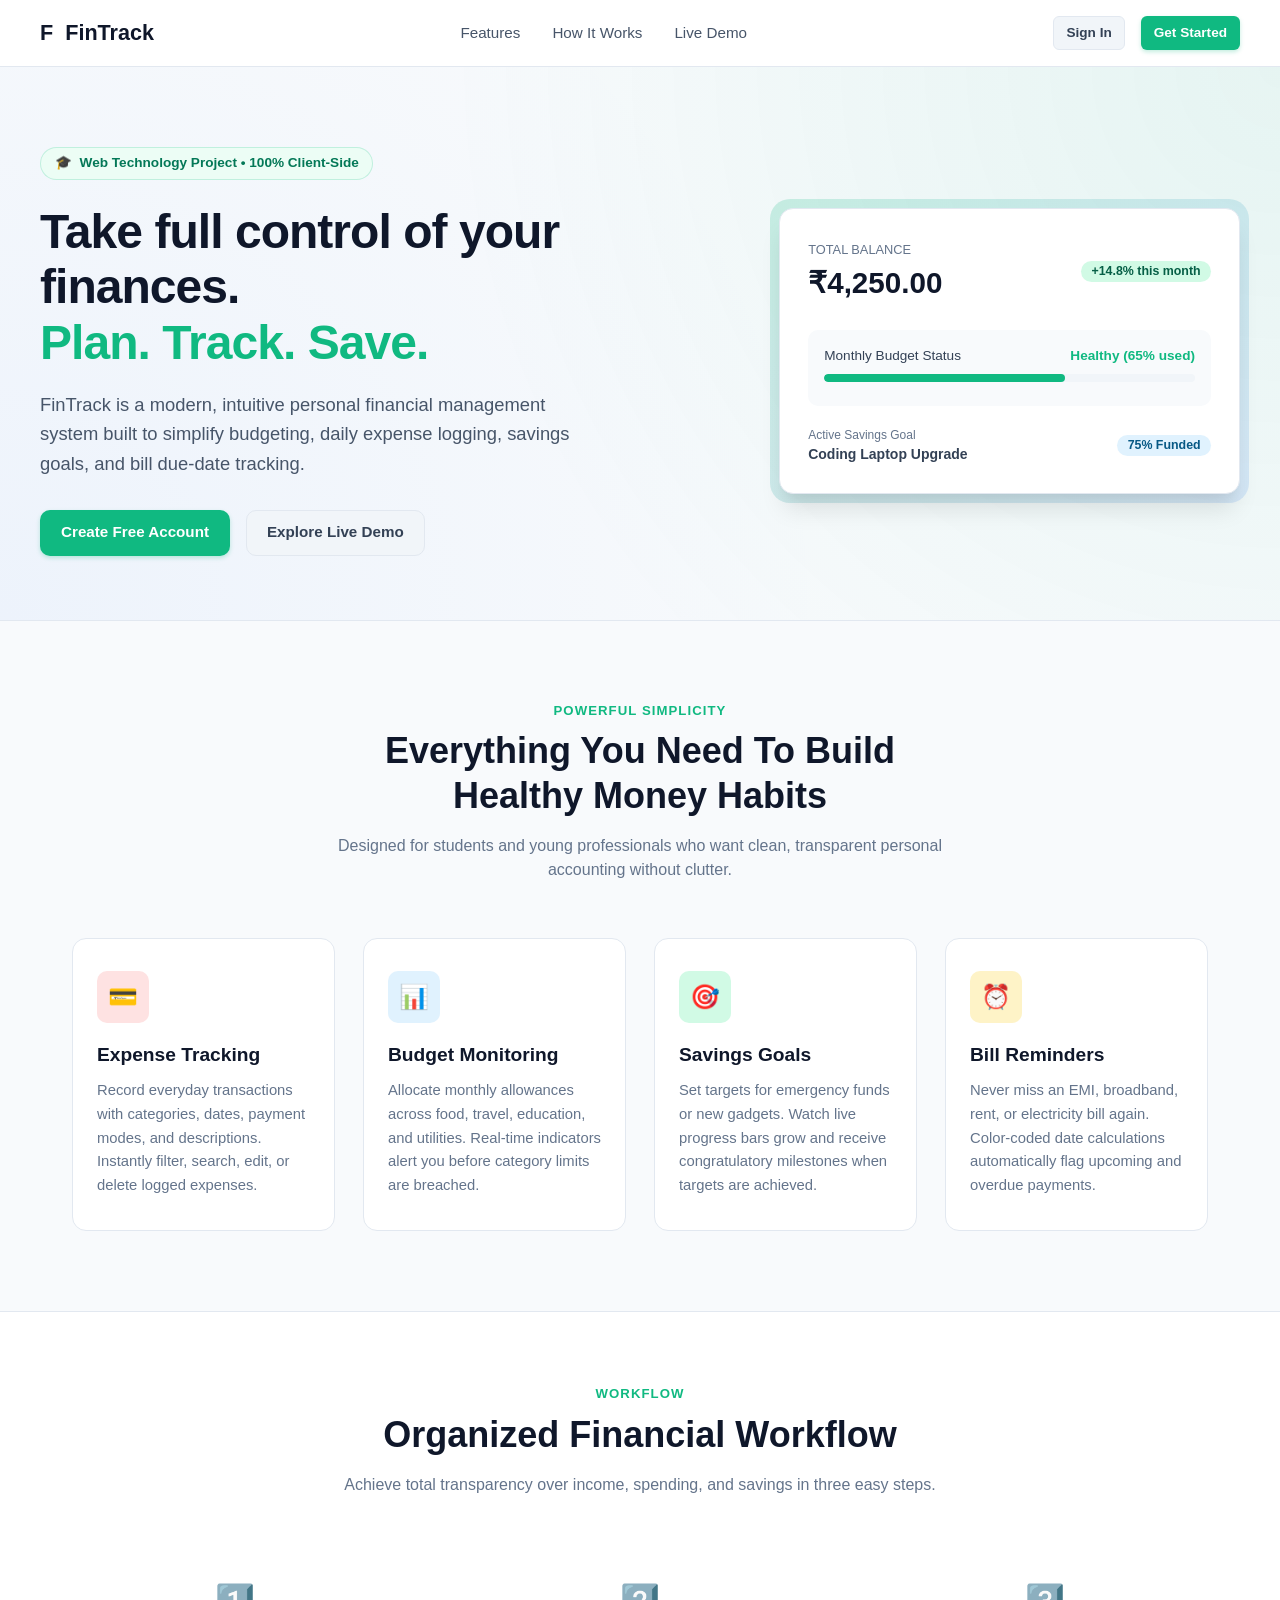
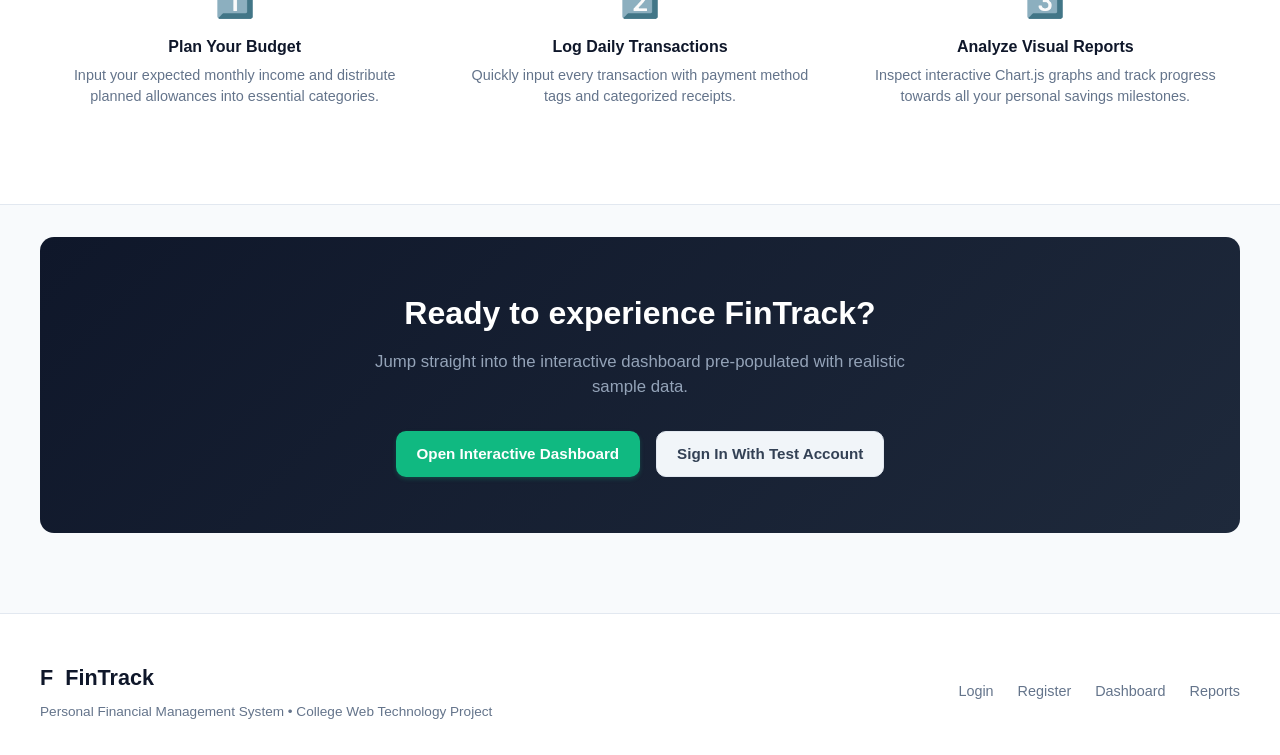
<file: index.html>
<!DOCTYPE html>
<html lang="en">
<head>
  <meta charset="UTF-8">
  <meta name="viewport" content="width=device-width, initial-scale=1.0">
  <title>FinTrack – Personal Financial Management System</title>
  <!-- Favicon -->
  <link rel="icon" type="image/svg+xml" href="assets/icons/favicon.svg">
  <!-- Global Stylesheet -->
  <link rel="stylesheet" href="css/style.css">
  <!-- Landing Page Stylesheet -->
  <link rel="stylesheet" href="css/landing.css">
</head>
<body>

  <!-- Top Navigation Bar -->
  <header class="landing-nav">
    <div class="landing-nav-container">
      <a href="index.html" class="landing-logo">
        <span class="brand-icon">F</span>
        <span>FinTrack</span>
      </a>

      <ul class="landing-nav-links">
        <li><a href="#features">Features</a></li>
        <li><a href="#how-it-works">How It Works</a></li>
        <li><a href="#demo">Live Demo</a></li>
      </ul>

      <div class="landing-nav-cta">
        <a href="login.html" class="btn btn-secondary btn-sm">Sign In</a>
        <a href="register.html" class="btn btn-primary btn-sm">Get Started</a>
      </div>
    </div>
  </header>

  <!-- Hero Section -->
  <section class="hero-section">
    <div class="hero-container">
      <div>
        <div class="hero-badge">
          <span>🎓</span> Web Technology Project • 100% Client-Side
        </div>
        <h1 class="hero-title">
          Take full control of your finances.
          <span class="hero-tagline">Plan. Track. Save.</span>
        </h1>
        <p class="hero-description">
          FinTrack is a modern, intuitive personal financial management system built to simplify budgeting, daily expense logging, savings goals, and bill due-date tracking.
        </p>
        <div class="hero-actions">
          <a href="register.html" class="btn btn-primary">Create Free Account</a>
          <a href="dashboard.html" class="btn btn-secondary">Explore Live Demo</a>
        </div>
      </div>

      <!-- Hero Visual Teaser -->
      <div class="hero-preview-card">
        <div class="d-flex justify-between align-center mb-3">
          <div>
            <span class="text-muted" style="font-size: 0.8rem; text-transform: uppercase;">Total Balance</span>
            <div style="font-size: 1.85rem; font-weight: 800; color: var(--dark-navy);">₹4,250.00</div>
          </div>
          <span class="badge badge-success">+14.8% this month</span>
        </div>

        <div style="background-color: var(--slate-50); border-radius: var(--radius-md); padding: 1rem; margin-bottom: 1.25rem;">
          <div class="d-flex justify-between align-center mb-1" style="font-size: 0.85rem;">
            <span>Monthly Budget Status</span>
            <span class="fw-semibold text-success">Healthy (65% used)</span>
          </div>
          <div class="progress-bar-container">
            <div class="progress-bar-fill success" style="width: 65%;"></div>
          </div>
        </div>

        <div class="d-flex justify-between align-center" style="font-size: 0.875rem;">
          <div>
            <div class="text-muted" style="font-size: 0.75rem;">Active Savings Goal</div>
            <strong>Coding Laptop Upgrade</strong>
          </div>
          <span class="badge badge-info">75% Funded</span>
        </div>
      </div>
    </div>
  </section>

  <!-- Features Section -->
  <section id="features" class="features-section">
    <div class="section-header">
      <span class="section-tag">Powerful Simplicity</span>
      <h2 class="section-title">Everything You Need To Build Healthy Money Habits</h2>
      <p class="text-muted">Designed for students and young professionals who want clean, transparent personal accounting without clutter.</p>
    </div>

    <div class="features-grid">
      <!-- Feature 1: Expense Tracking -->
      <div class="feature-box">
        <div class="feature-icon-wrapper" style="background-color: var(--danger-bg); color: var(--danger);">
          💳
        </div>
        <h3 class="feature-title">Expense Tracking</h3>
        <p class="feature-text">
          Record everyday transactions with categories, dates, payment modes, and descriptions. Instantly filter, search, edit, or delete logged expenses.
        </p>
      </div>

      <!-- Feature 2: Budget Monitoring -->
      <div class="feature-box">
        <div class="feature-icon-wrapper" style="background-color: var(--info-bg); color: var(--info);">
          📊
        </div>
        <h3 class="feature-title">Budget Monitoring</h3>
        <p class="feature-text">
          Allocate monthly allowances across food, travel, education, and utilities. Real-time indicators alert you before category limits are breached.
        </p>
      </div>

      <!-- Feature 3: Savings Goals -->
      <div class="feature-box">
        <div class="feature-icon-wrapper" style="background-color: var(--success-bg); color: var(--success);">
          🎯
        </div>
        <h3 class="feature-title">Savings Goals</h3>
        <p class="feature-text">
          Set targets for emergency funds or new gadgets. Watch live progress bars grow and receive congratulatory milestones when targets are achieved.
        </p>
      </div>

      <!-- Feature 4: Bill Reminders -->
      <div class="feature-box">
        <div class="feature-icon-wrapper" style="background-color: var(--warning-bg); color: var(--warning);">
          ⏰
        </div>
        <h3 class="feature-title">Bill Reminders</h3>
        <p class="feature-text">
          Never miss an EMI, broadband, rent, or electricity bill again. Color-coded date calculations automatically flag upcoming and overdue payments.
        </p>
      </div>
    </div>
  </section>

  <!-- How It Works & Demonstration -->
  <section id="how-it-works" style="background-color: #ffffff; padding: 4.5rem 2rem; border-top: 1px solid var(--border-color); border-bottom: 1px solid var(--border-color);">
    <div style="max-width: 1200px; margin: 0 auto;">
      <div class="section-header">
        <span class="section-tag">Workflow</span>
        <h2 class="section-title">Organized Financial Workflow</h2>
        <p class="text-muted">Achieve total transparency over income, spending, and savings in three easy steps.</p>
      </div>

      <div class="form-row" style="text-align: center;">
        <div class="card" style="border: none; box-shadow: none;">
          <div style="font-size: 2rem; margin-bottom: 0.75rem;">1️⃣</div>
          <h4>Plan Your Budget</h4>
          <p class="text-muted" style="font-size: 0.9rem; margin-top: 0.5rem;">Input your expected monthly income and distribute planned allowances into essential categories.</p>
        </div>

        <div class="card" style="border: none; box-shadow: none;">
          <div style="font-size: 2rem; margin-bottom: 0.75rem;">2️⃣</div>
          <h4>Log Daily Transactions</h4>
          <p class="text-muted" style="font-size: 0.9rem; margin-top: 0.5rem;">Quickly input every transaction with payment method tags and categorized receipts.</p>
        </div>

        <div class="card" style="border: none; box-shadow: none;">
          <div style="font-size: 2rem; margin-bottom: 0.75rem;">3️⃣</div>
          <h4>Analyze Visual Reports</h4>
          <p class="text-muted" style="font-size: 0.9rem; margin-top: 0.5rem;">Inspect interactive Chart.js graphs and track progress towards all your personal savings milestones.</p>
        </div>
      </div>
    </div>
  </section>

  <!-- CTA Banner -->
  <div id="demo" class="cta-banner">
    <h2>Ready to experience FinTrack?</h2>
    <p>Jump straight into the interactive dashboard pre-populated with realistic sample data.</p>
    <div class="d-flex justify-between align-center gap-2" style="justify-content: center; flex-wrap: wrap;">
      <a href="dashboard.html" class="btn btn-primary">Open Interactive Dashboard</a>
      <a href="login.html" class="btn btn-secondary">Sign In With Test Account</a>
    </div>
  </div>

  <!-- Footer -->
  <footer class="landing-footer">
    <div class="footer-container">
      <div class="footer-brand">
        <a href="index.html" class="landing-logo">
          <span class="brand-icon">F</span>
          <span>FinTrack</span>
        </a>
        <span class="footer-copy">Personal Financial Management System • College Web Technology Project</span>
      </div>

      <div class="d-flex gap-3">
        <a href="login.html" class="text-muted" style="font-size: 0.9rem;">Login</a>
        <a href="register.html" class="text-muted" style="font-size: 0.9rem;">Register</a>
        <a href="dashboard.html" class="text-muted" style="font-size: 0.9rem;">Dashboard</a>
        <a href="reports.html" class="text-muted" style="font-size: 0.9rem;">Reports</a>
      </div>
    </div>
  </footer>

</body>
</html>
</file>
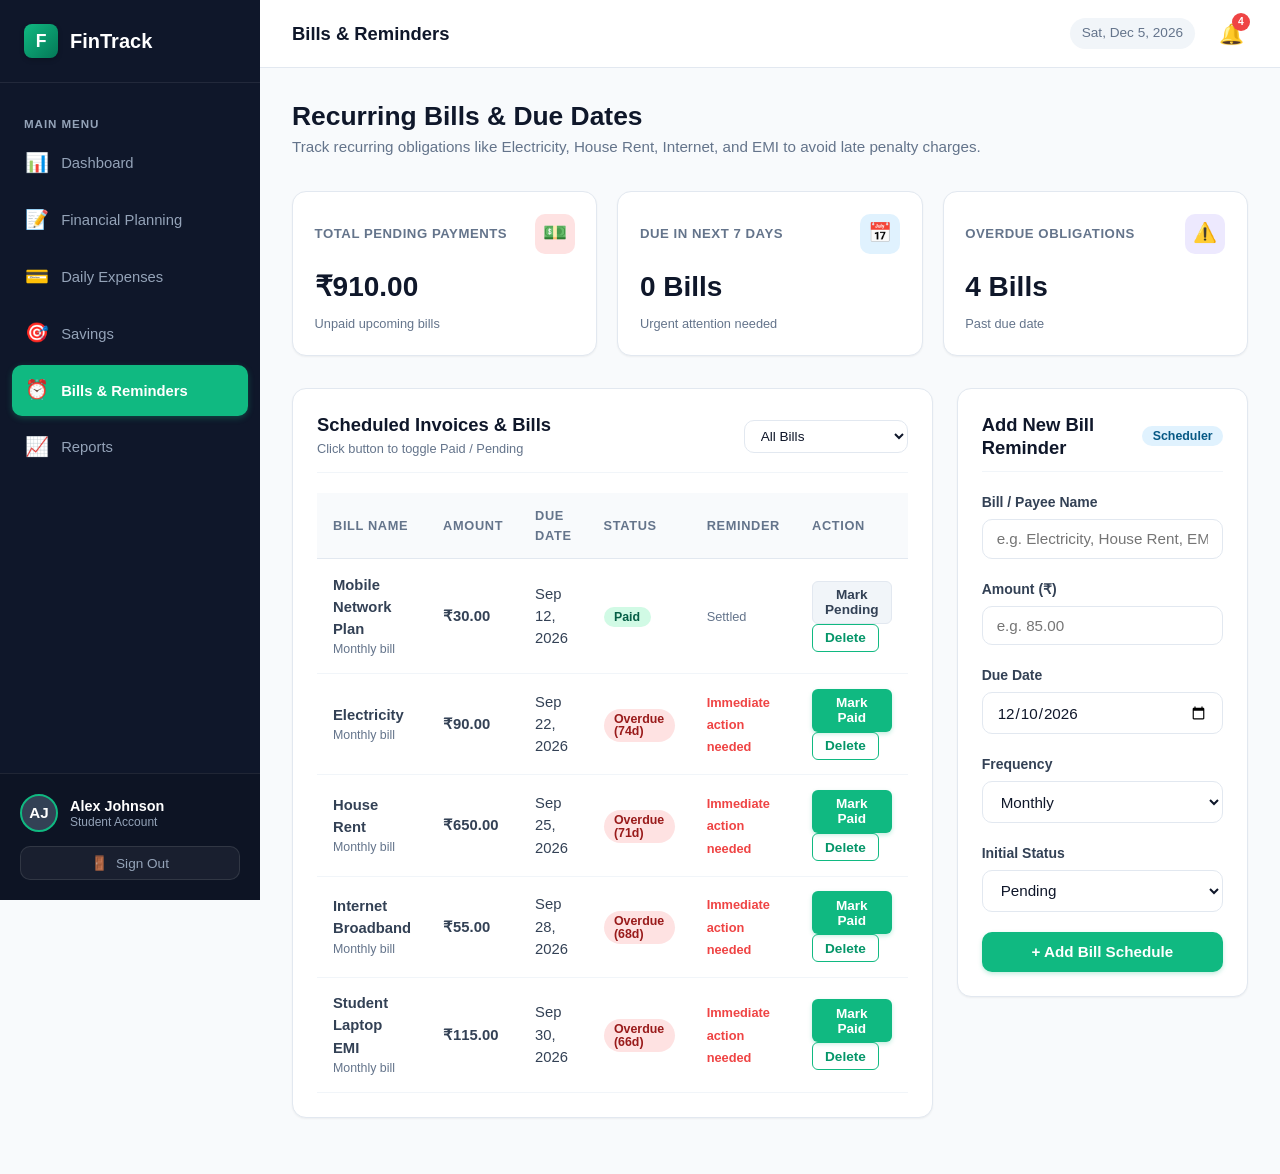
<file: bills.html>
<!DOCTYPE html>
<html lang="en">
<head>
  <meta charset="UTF-8">
  <meta name="viewport" content="width=device-width, initial-scale=1.0">
  <title>Bills & Reminders – FinTrack</title>
  <!-- Favicon -->
  <link rel="icon" type="image/svg+xml" href="assets/icons/favicon.svg">
  <!-- Global Stylesheet -->
  <link rel="stylesheet" href="css/style.css">
  <!-- Dashboard Layout Stylesheet -->
  <link rel="stylesheet" href="css/dashboard.css">
</head>
<body>

  <div class="app-layout">
    <div class="sidebar-overlay"></div>

    <!-- Sidebar Navigation -->
    <aside class="sidebar">
      <div class="sidebar-header">
        <a href="dashboard.html" class="brand-logo">
          <span class="brand-icon">F</span>
          <span>FinTrack</span>
        </a>
        <button id="sidebar-close" class="sidebar-close-btn" aria-label="Close Sidebar">&times;</button>
      </div>

      <ul class="sidebar-menu">
        <li class="menu-category">Main Menu</li>
        <li class="menu-item">
          <a href="dashboard.html" class="menu-link">
            <span class="menu-icon">📊</span>
            <span>Dashboard</span>
          </a>
        </li>
        <li class="menu-item">
          <a href="planning.html" class="menu-link">
            <span class="menu-icon">📝</span>
            <span>Financial Planning</span>
          </a>
        </li>
        <li class="menu-item">
          <a href="expenses.html" class="menu-link">
            <span class="menu-icon">💳</span>
            <span>Daily Expenses</span>
          </a>
        </li>
        <li class="menu-item">
          <a href="savings.html" class="menu-link">
            <span class="menu-icon">🎯</span>
            <span>Savings</span>
          </a>
        </li>
        <li class="menu-item">
          <a href="bills.html" class="menu-link active">
            <span class="menu-icon">⏰</span>
            <span>Bills & Reminders</span>
          </a>
        </li>
        <li class="menu-item">
          <a href="reports.html" class="menu-link">
            <span class="menu-icon">📈</span>
            <span>Reports</span>
          </a>
        </li>
      </ul>

      <!-- User Profile Preview & Logout -->
      <div class="sidebar-footer">
        <div class="user-profile-preview">
          <div class="user-avatar">AJ</div>
          <div class="user-info">
            <div class="user-name">Alex Johnson</div>
            <div class="user-role">Student Account</div>
          </div>
        </div>
        <button class="btn-sidebar-logout">
          <span>🚪</span> Sign Out
        </button>
      </div>
    </aside>

    <!-- Main Wrapper -->
    <div class="main-wrapper">
      <header class="topbar">
        <div class="topbar-left">
          <button id="menu-toggle" class="menu-toggle-btn" aria-label="Open Menu">☰</button>
          <div class="topbar-title">Bills & Reminders</div>
        </div>

        <div class="topbar-right">
          <span id="topbar-current-date" class="topbar-date">Loading date...</span>
          <a href="bills.html" class="notification-bell-btn" title="Pending Bills Notifications">
            <span>🔔</span>
            <span id="topbar-alert-count" class="notification-badge" style="display: none;">0</span>
          </a>
        </div>
      </header>

      <!-- Main Content -->
      <main class="dashboard-content">
        <div class="page-header">
          <div>
            <h1>Recurring Bills & Due Dates</h1>
            <p>Track recurring obligations like Electricity, House Rent, Internet, and EMI to avoid late penalty charges.</p>
          </div>
        </div>

        <!-- Reminder Summary Cards -->
        <section class="stats-grid mb-3">
          <div class="metric-card">
            <div class="metric-header">
              <span class="metric-title">Total Pending Payments</span>
              <div class="metric-icon-box metric-icon-expenses">💵</div>
            </div>
            <div id="bills-summary-pending-amount" class="metric-value">₹0.00</div>
            <div class="metric-footer">Unpaid upcoming bills</div>
          </div>

          <div class="metric-card">
            <div class="metric-header">
              <span class="metric-title">Due In Next 7 Days</span>
              <div class="metric-icon-box metric-icon-planned">📅</div>
            </div>
            <div id="bills-summary-due-soon-count" class="metric-value">0 Bills</div>
            <div class="metric-footer">Urgent attention needed</div>
          </div>

          <div class="metric-card">
            <div class="metric-header">
              <span class="metric-title">Overdue Obligations</span>
              <div class="metric-icon-box metric-icon-target">⚠️</div>
            </div>
            <div id="bills-summary-overdue-count" class="metric-value">0 Bills</div>
            <div class="metric-footer">Past due date</div>
          </div>
        </section>

        <!-- Main Layout: Table + Add Form -->
        <div class="dashboard-row">
          <!-- Bills Table Card -->
          <div class="card">
            <div class="card-header" style="flex-wrap: wrap; gap: 0.75rem;">
              <div>
                <h3>Scheduled Invoices & Bills</h3>
                <span class="text-muted" style="font-size: 0.8rem;">Click button to toggle Paid / Pending</span>
              </div>

              <!-- Filter Selector -->
              <div>
                <select id="bill-filter-status" class="form-select" style="padding: 0.45rem 0.75rem; font-size: 0.85rem;">
                  <option value="all">All Bills</option>
                  <option value="pending">Only Pending / Due</option>
                  <option value="paid">Only Settled (Paid)</option>
                </select>
              </div>
            </div>

            <div class="table-responsive">
              <table class="table">
                <thead>
                  <tr>
                    <th>Bill Name</th>
                    <th>Amount</th>
                    <th>Due Date</th>
                    <th>Status</th>
                    <th>Reminder</th>
                    <th>Action</th>
                  </tr>
                </thead>
                <tbody id="bills-table-body">
                  <!-- Rendered dynamically by js/bills.js -->
                </tbody>
              </table>
            </div>
          </div>

          <!-- Add Bill Card Form -->
          <div>
            <div class="card">
              <div class="card-header">
                <h3>Add New Bill Reminder</h3>
                <span class="badge badge-info">Scheduler</span>
              </div>

              <form id="add-bill-form">
                <div class="form-group">
                  <label for="bill-name" class="form-label">Bill / Payee Name</label>
                  <input
                    type="text"
                    id="bill-name"
                    class="form-control"
                    placeholder="e.g. Electricity, House Rent, EMI"
                    required
                  >
                </div>

                <div class="form-group">
                  <label for="bill-amount" class="form-label">Amount (₹)</label>
                  <input
                    type="number"
                    id="bill-amount"
                    class="form-control"
                    placeholder="e.g. 85.00"
                    min="0.01"
                    step="0.01"
                    required
                  >
                </div>

                <div class="form-group">
                  <label for="bill-due-date" class="form-label">Due Date</label>
                  <input type="date" id="bill-due-date" class="form-control" required>
                </div>

                <div class="form-group">
                  <label for="bill-frequency" class="form-label">Frequency</label>
                  <select id="bill-frequency" class="form-select" required>
                    <option value="Monthly">Monthly</option>
                    <option value="Quarterly">Quarterly</option>
                    <option value="Annually">Annually</option>
                    <option value="One-Time">One-Time</option>
                  </select>
                </div>

                <div class="form-group">
                  <label for="bill-status" class="form-label">Initial Status</label>
                  <select id="bill-status" class="form-select" required>
                    <option value="Pending">Pending</option>
                    <option value="Paid">Paid</option>
                  </select>
                </div>

                <button type="submit" class="btn btn-primary btn-block">
                  + Add Bill Schedule
                </button>
              </form>
            </div>
          </div>
        </div>
      </main>
    </div>
  </div>

  <!-- Scripts -->
  <script src="js/data.js"></script>
  <script src="js/main.js"></script>
  <script src="js/bills.js"></script>
</body>
</html>
</file>
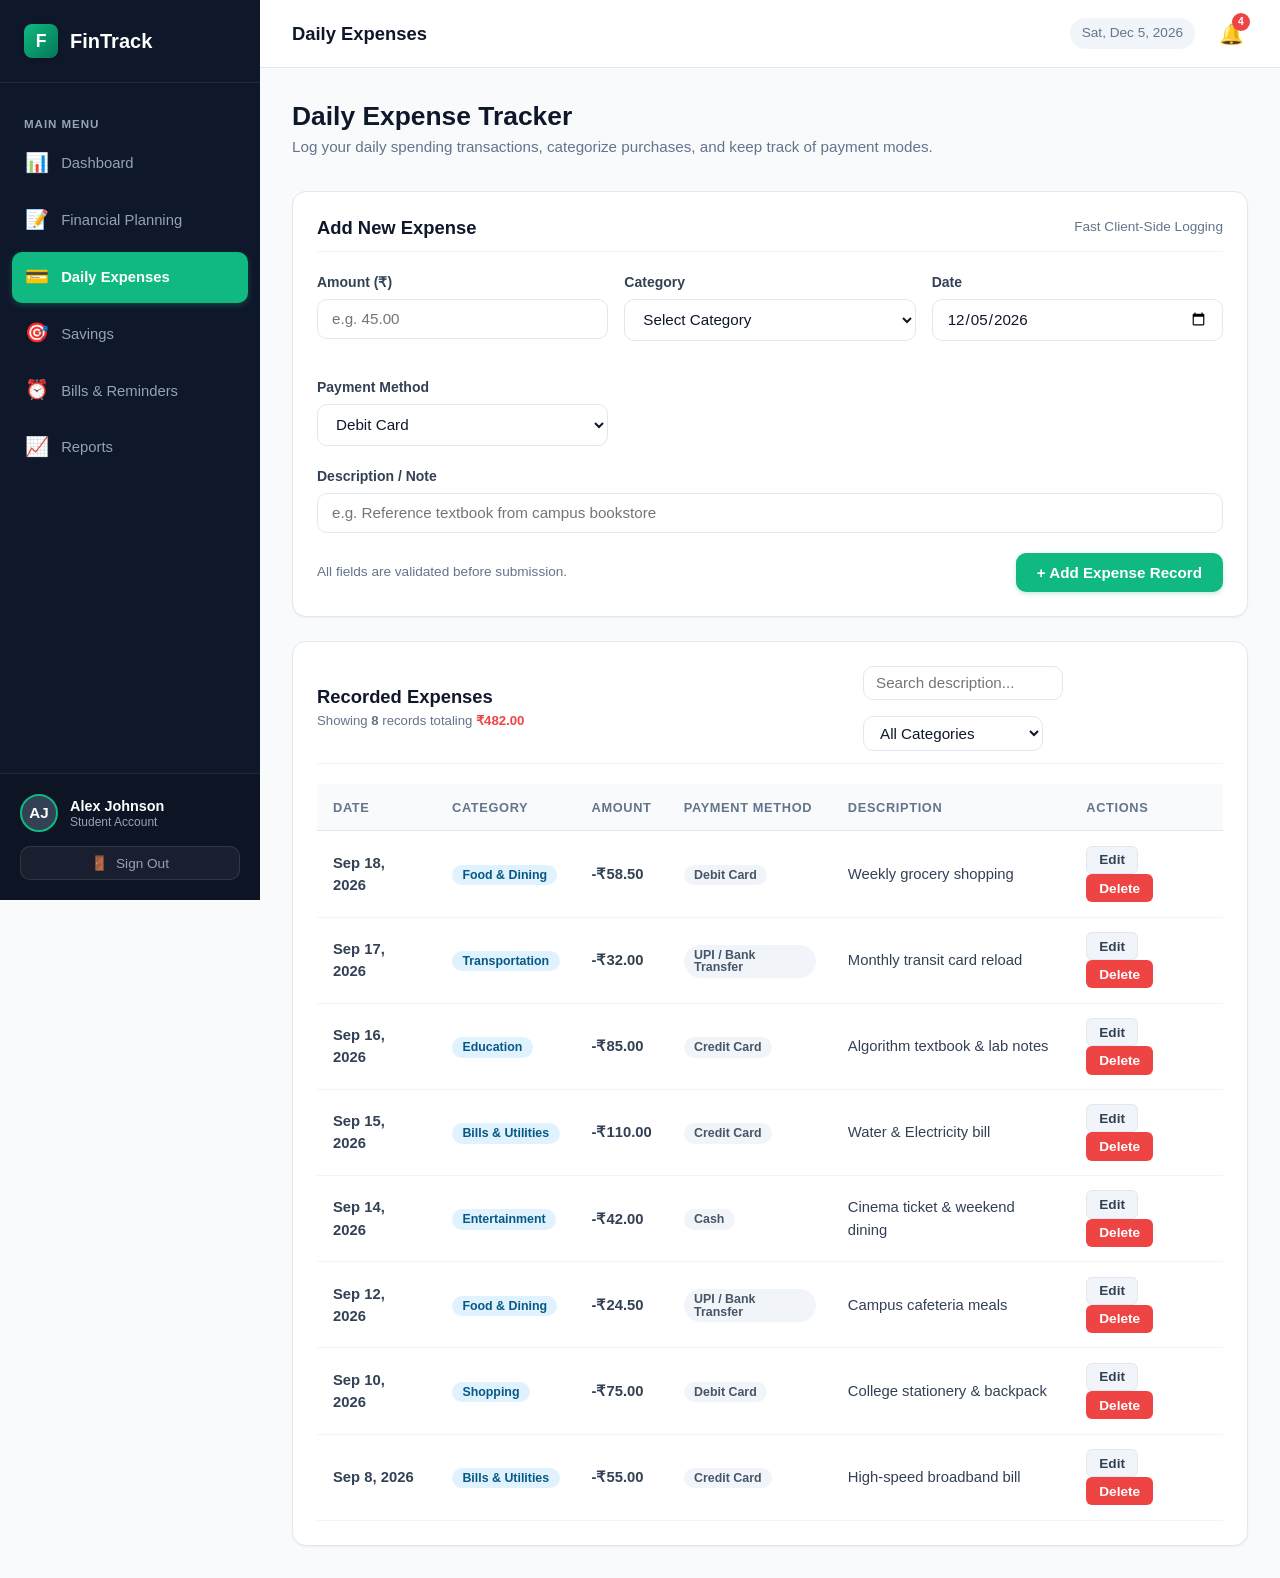
<file: expenses.html>
<!DOCTYPE html>
<html lang="en">
<head>
  <meta charset="UTF-8">
  <meta name="viewport" content="width=device-width, initial-scale=1.0">
  <title>Daily Expenses – FinTrack</title>
  <!-- Favicon -->
  <link rel="icon" type="image/svg+xml" href="assets/icons/favicon.svg">
  <!-- Global Stylesheet -->
  <link rel="stylesheet" href="css/style.css">
  <!-- Dashboard Layout Stylesheet -->
  <link rel="stylesheet" href="css/dashboard.css">
</head>
<body>

  <div class="app-layout">
    <div class="sidebar-overlay"></div>

    <!-- Sidebar Navigation -->
    <aside class="sidebar">
      <div class="sidebar-header">
        <a href="dashboard.html" class="brand-logo">
          <span class="brand-icon">F</span>
          <span>FinTrack</span>
        </a>
        <button id="sidebar-close" class="sidebar-close-btn" aria-label="Close Sidebar">&times;</button>
      </div>

      <ul class="sidebar-menu">
        <li class="menu-category">Main Menu</li>
        <li class="menu-item">
          <a href="dashboard.html" class="menu-link">
            <span class="menu-icon">📊</span>
            <span>Dashboard</span>
          </a>
        </li>
        <li class="menu-item">
          <a href="planning.html" class="menu-link">
            <span class="menu-icon">📝</span>
            <span>Financial Planning</span>
          </a>
        </li>
        <li class="menu-item">
          <a href="expenses.html" class="menu-link active">
            <span class="menu-icon">💳</span>
            <span>Daily Expenses</span>
          </a>
        </li>
        <li class="menu-item">
          <a href="savings.html" class="menu-link">
            <span class="menu-icon">🎯</span>
            <span>Savings</span>
          </a>
        </li>
        <li class="menu-item">
          <a href="bills.html" class="menu-link">
            <span class="menu-icon">⏰</span>
            <span>Bills & Reminders</span>
          </a>
        </li>
        <li class="menu-item">
          <a href="reports.html" class="menu-link">
            <span class="menu-icon">📈</span>
            <span>Reports</span>
          </a>
        </li>
      </ul>

      <!-- User Profile Preview & Logout -->
      <div class="sidebar-footer">
        <div class="user-profile-preview">
          <div class="user-avatar">AJ</div>
          <div class="user-info">
            <div class="user-name">Alex Johnson</div>
            <div class="user-role">Student Account</div>
          </div>
        </div>
        <button class="btn-sidebar-logout">
          <span>🚪</span> Sign Out
        </button>
      </div>
    </aside>

    <!-- Main Wrapper -->
    <div class="main-wrapper">
      <header class="topbar">
        <div class="topbar-left">
          <button id="menu-toggle" class="menu-toggle-btn" aria-label="Open Menu">☰</button>
          <div class="topbar-title">Daily Expenses</div>
        </div>

        <div class="topbar-right">
          <span id="topbar-current-date" class="topbar-date">Loading date...</span>
          <a href="bills.html" class="notification-bell-btn" title="Pending Bills Notifications">
            <span>🔔</span>
            <span id="topbar-alert-count" class="notification-badge" style="display: none;">0</span>
          </a>
        </div>
      </header>

      <!-- Main Content -->
      <main class="dashboard-content">
        <div class="page-header">
          <div>
            <h1>Daily Expense Tracker</h1>
            <p>Log your daily spending transactions, categorize purchases, and keep track of payment modes.</p>
          </div>
        </div>

        <!-- Add Expense Form Card -->
        <div class="card mb-3">
          <div class="card-header">
            <h3>Add New Expense</h3>
            <span class="text-muted" style="font-size: 0.85rem;">Fast Client-Side Logging</span>
          </div>

          <form id="expense-form">
            <div class="form-row">
              <!-- Amount -->
              <div class="form-group">
                <label for="expense-amount" class="form-label">Amount (₹)</label>
                <input
                  type="number"
                  id="expense-amount"
                  class="form-control"
                  placeholder="e.g. 45.00"
                  min="0.01"
                  step="0.01"
                  required
                >
              </div>

              <!-- Category -->
              <div class="form-group">
                <label for="expense-category" class="form-label">Category</label>
                <select id="expense-category" class="form-select" required>
                  <option value="">Select Category</option>
                  <option value="Food & Dining">Food & Dining</option>
                  <option value="Transportation">Transportation</option>
                  <option value="Education">Education</option>
                  <option value="Bills & Utilities">Bills & Utilities</option>
                  <option value="Entertainment">Entertainment</option>
                  <option value="Shopping">Shopping</option>
                  <option value="Other">Other</option>
                </select>
              </div>

              <!-- Date -->
              <div class="form-group">
                <label for="expense-date" class="form-label">Date</label>
                <input type="date" id="expense-date" class="form-control" required>
              </div>

              <!-- Payment Method -->
              <div class="form-group">
                <label for="expense-payment" class="form-label">Payment Method</label>
                <select id="expense-payment" class="form-select" required>
                  <option value="Debit Card">Debit Card</option>
                  <option value="Credit Card">Credit Card</option>
                  <option value="UPI / Bank Transfer">UPI / Bank Transfer</option>
                  <option value="Cash">Cash</option>
                </select>
              </div>
            </div>

            <!-- Description -->
            <div class="form-group">
              <label for="expense-description" class="form-label">Description / Note</label>
              <input
                type="text"
                id="expense-description"
                class="form-control"
                placeholder="e.g. Reference textbook from campus bookstore"
              >
            </div>

            <div class="d-flex justify-between align-center">
              <span class="text-muted" style="font-size: 0.85rem;">All fields are validated before submission.</span>
              <button type="submit" class="btn btn-primary">
                + Add Expense Record
              </button>
            </div>
          </form>
        </div>

        <!-- Expense Table Card -->
        <div class="card">
          <div class="card-header" style="flex-wrap: wrap; gap: 1rem;">
            <div>
              <h3>Recorded Expenses</h3>
              <span class="text-muted" style="font-size: 0.825rem;">
                Showing <strong id="expense-filtered-count">0</strong> records totaling <strong id="expense-filtered-sum" class="text-danger">₹0.00</strong>
              </span>
            </div>

            <!-- Filters & Search -->
            <div class="d-flex gap-2" style="flex-wrap: wrap;">
              <input
                type="text"
                id="expense-search"
                class="form-control"
                placeholder="Search description..."
                style="max-width: 200px; padding: 0.45rem 0.75rem;"
              >
              <select id="expense-filter-category" class="form-select" style="max-width: 180px; padding: 0.45rem 0.75rem;">
                <option value="">All Categories</option>
                <option value="Food & Dining">Food & Dining</option>
                <option value="Transportation">Transportation</option>
                <option value="Education">Education</option>
                <option value="Bills & Utilities">Bills & Utilities</option>
                <option value="Entertainment">Entertainment</option>
                <option value="Shopping">Shopping</option>
                <option value="Other">Other</option>
              </select>
            </div>
          </div>

          <!-- Responsive Table -->
          <div class="table-responsive">
            <table class="table">
              <thead>
                <tr>
                  <th>Date</th>
                  <th>Category</th>
                  <th>Amount</th>
                  <th>Payment Method</th>
                  <th>Description</th>
                  <th>Actions</th>
                </tr>
              </thead>
              <tbody id="expenses-table-body">
                <!-- Rendered dynamically by js/expenses.js -->
              </tbody>
            </table>
          </div>
        </div>
      </main>
    </div>
  </div>

  <!-- Edit Expense Modal -->
  <div id="expense-modal" class="modal-overlay">
    <div class="modal-container">
      <div class="modal-header">
        <h3 id="modal-expense-title">Edit Expense Record</h3>
        <button type="button" class="modal-close-btn" id="close-expense-modal">&times;</button>
      </div>

      <form id="modal-expense-form">
        <div class="modal-body">
          <div class="form-group">
            <label for="modal-expense-amount" class="form-label">Amount (₹)</label>
            <input type="number" id="modal-expense-amount" class="form-control" min="0.01" step="0.01" required>
          </div>

          <div class="form-group">
            <label for="modal-expense-category" class="form-label">Category</label>
            <select id="modal-expense-category" class="form-select" required>
              <option value="Food & Dining">Food & Dining</option>
              <option value="Transportation">Transportation</option>
              <option value="Education">Education</option>
              <option value="Bills & Utilities">Bills & Utilities</option>
              <option value="Entertainment">Entertainment</option>
              <option value="Shopping">Shopping</option>
              <option value="Other">Other</option>
            </select>
          </div>

          <div class="form-group">
            <label for="modal-expense-date" class="form-label">Date</label>
            <input type="date" id="modal-expense-date" class="form-control" required>
          </div>

          <div class="form-group">
            <label for="modal-expense-payment" class="form-label">Payment Method</label>
            <select id="modal-expense-payment" class="form-select" required>
              <option value="Debit Card">Debit Card</option>
              <option value="Credit Card">Credit Card</option>
              <option value="UPI / Bank Transfer">UPI / Bank Transfer</option>
              <option value="Cash">Cash</option>
            </select>
          </div>

          <div class="form-group">
            <label for="modal-expense-desc" class="form-label">Description</label>
            <input type="text" id="modal-expense-desc" class="form-control">
          </div>
        </div>

        <div class="modal-footer">
          <button type="button" class="btn btn-secondary" onclick="window.FinApp.closeModal('expense-modal')">Cancel</button>
          <button type="submit" class="btn btn-primary">Save Changes</button>
        </div>
      </form>
    </div>
  </div>

  <!-- Scripts -->
  <script src="js/data.js"></script>
  <script src="js/main.js"></script>
  <script src="js/expenses.js"></script>
</body>
</html>
</file>
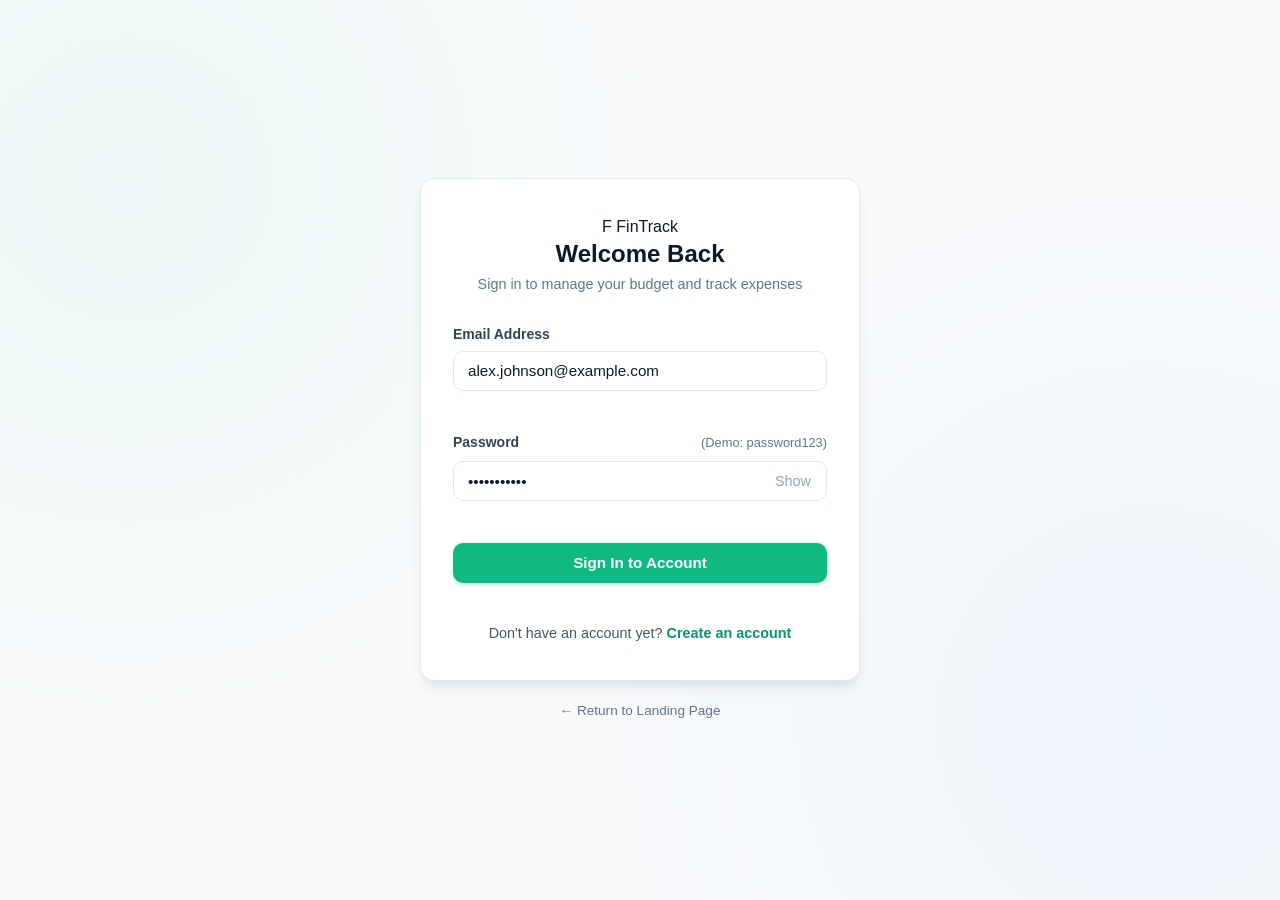
<file: login.html>
<!DOCTYPE html>
<html lang="en">
<head>
  <meta charset="UTF-8">
  <meta name="viewport" content="width=device-width, initial-scale=1.0">
  <title>Sign In – FinTrack</title>
  <!-- Favicon -->
  <link rel="icon" type="image/svg+xml" href="assets/icons/favicon.svg">
  <!-- Global Stylesheet -->
  <link rel="stylesheet" href="css/style.css">
  <!-- Auth Stylesheet -->
  <link rel="stylesheet" href="css/auth.css">
</head>
<body class="auth-page">

  <div class="auth-container">
    <div class="auth-card">
      <div class="auth-brand">
        <a href="index.html" class="brand-logo">
          <span class="brand-icon">F</span>
          <span>FinTrack</span>
        </a>
        <h1 class="auth-title">Welcome Back</h1>
        <p class="auth-subtitle">Sign in to manage your budget and track expenses</p>
      </div>

      <form id="login-form" novalidate>
        <!-- Email Field -->
        <div class="form-group">
          <label for="login-email" class="form-label">Email Address</label>
          <input
            type="email"
            id="login-email"
            class="form-control"
            placeholder="alex.johnson@example.com"
            value="alex.johnson@example.com"
            required
            autocomplete="email"
          >
          <div id="login-email-error" class="form-error"></div>
        </div>

        <!-- Password Field -->
        <div class="form-group">
          <div class="d-flex justify-between align-center mb-1">
            <label for="login-password" class="form-label" style="margin-bottom: 0;">Password</label>
            <span class="text-muted" style="font-size: 0.8rem;">(Demo: password123)</span>
          </div>
          <div class="password-wrapper">
            <input
              type="password"
              id="login-password"
              class="form-control"
              placeholder="Enter your password"
              value="password123"
              required
              autocomplete="current-password"
            >
            <button type="button" class="password-toggle-btn" data-target="login-password">Show</button>
          </div>
          <div id="login-password-error" class="form-error"></div>
        </div>

        <!-- Submit Button -->
        <button type="submit" class="btn btn-primary btn-block mb-2">Sign In to Account</button>
      </form>

      <div class="auth-footer-text">
        Don't have an account yet? <a href="register.html">Create an account</a>
      </div>
    </div>

    <div class="text-center">
      <a href="index.html" class="auth-home-link">
        ← Return to Landing Page
      </a>
    </div>
  </div>

  <!-- Scripts -->
  <script src="js/data.js"></script>
  <script src="js/main.js"></script>
  <script src="js/auth.js"></script>
</body>
</html>
</file>
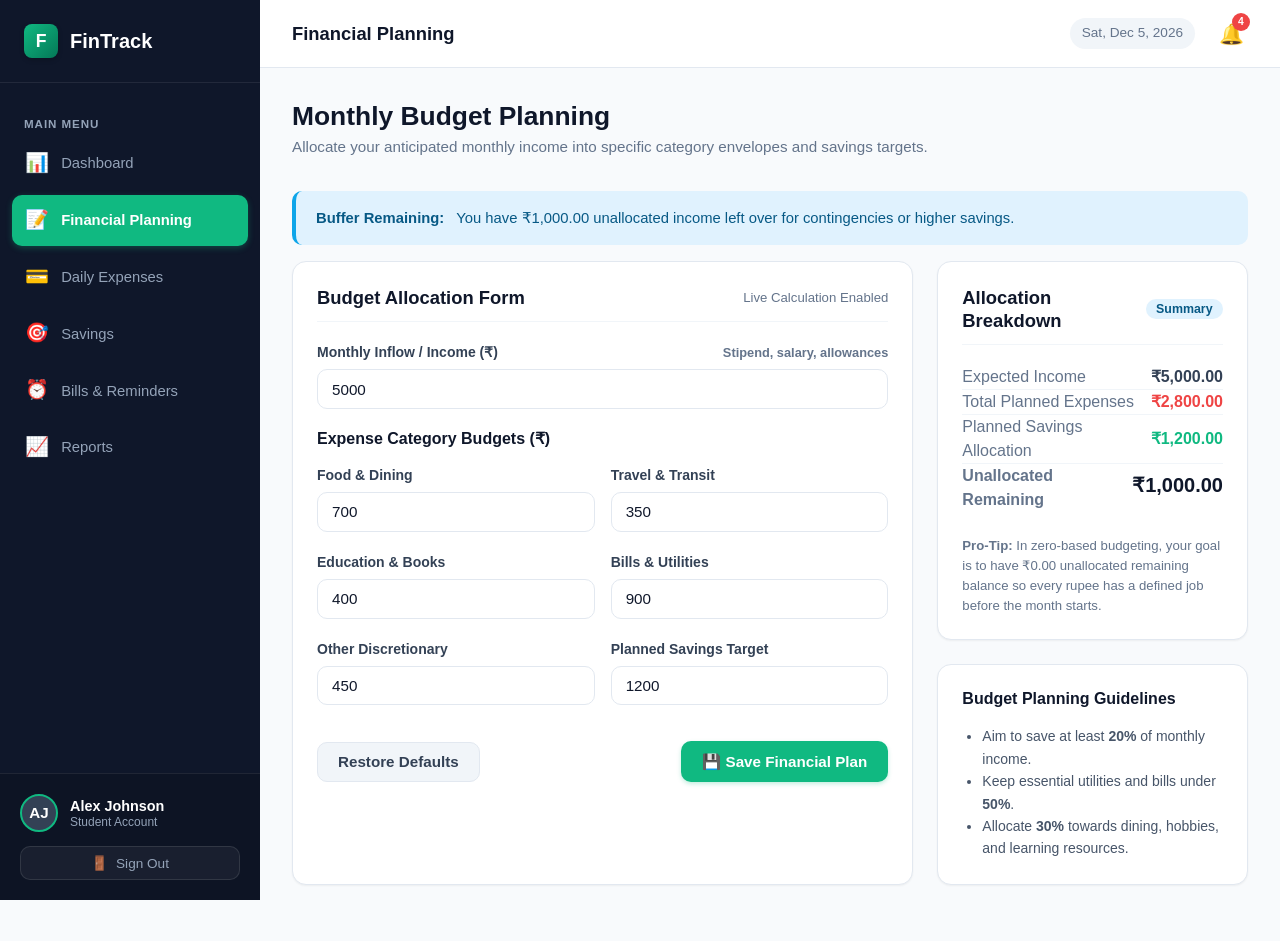
<file: planning.html>
<!DOCTYPE html>
<html lang="en">
<head>
  <meta charset="UTF-8">
  <meta name="viewport" content="width=device-width, initial-scale=1.0">
  <title>Financial Planning – FinTrack</title>
  <!-- Favicon -->
  <link rel="icon" type="image/svg+xml" href="assets/icons/favicon.svg">
  <!-- Global Stylesheet -->
  <link rel="stylesheet" href="css/style.css">
  <!-- Dashboard Layout Stylesheet -->
  <link rel="stylesheet" href="css/dashboard.css">
</head>
<body>

  <div class="app-layout">
    <div class="sidebar-overlay"></div>

    <!-- Sidebar Navigation -->
    <aside class="sidebar">
      <div class="sidebar-header">
        <a href="dashboard.html" class="brand-logo">
          <span class="brand-icon">F</span>
          <span>FinTrack</span>
        </a>
        <button id="sidebar-close" class="sidebar-close-btn" aria-label="Close Sidebar">&times;</button>
      </div>

      <ul class="sidebar-menu">
        <li class="menu-category">Main Menu</li>
        <li class="menu-item">
          <a href="dashboard.html" class="menu-link">
            <span class="menu-icon">📊</span>
            <span>Dashboard</span>
          </a>
        </li>
        <li class="menu-item">
          <a href="planning.html" class="menu-link active">
            <span class="menu-icon">📝</span>
            <span>Financial Planning</span>
          </a>
        </li>
        <li class="menu-item">
          <a href="expenses.html" class="menu-link">
            <span class="menu-icon">💳</span>
            <span>Daily Expenses</span>
          </a>
        </li>
        <li class="menu-item">
          <a href="savings.html" class="menu-link">
            <span class="menu-icon">🎯</span>
            <span>Savings</span>
          </a>
        </li>
        <li class="menu-item">
          <a href="bills.html" class="menu-link">
            <span class="menu-icon">⏰</span>
            <span>Bills & Reminders</span>
          </a>
        </li>
        <li class="menu-item">
          <a href="reports.html" class="menu-link">
            <span class="menu-icon">📈</span>
            <span>Reports</span>
          </a>
        </li>
      </ul>

      <!-- User Profile Preview & Logout -->
      <div class="sidebar-footer">
        <div class="user-profile-preview">
          <div class="user-avatar">AJ</div>
          <div class="user-info">
            <div class="user-name">Alex Johnson</div>
            <div class="user-role">Student Account</div>
          </div>
        </div>
        <button class="btn-sidebar-logout">
          <span>🚪</span> Sign Out
        </button>
      </div>
    </aside>

    <!-- Main Wrapper -->
    <div class="main-wrapper">
      <header class="topbar">
        <div class="topbar-left">
          <button id="menu-toggle" class="menu-toggle-btn" aria-label="Open Menu">☰</button>
          <div class="topbar-title">Financial Planning</div>
        </div>

        <div class="topbar-right">
          <span id="topbar-current-date" class="topbar-date">Loading date...</span>
          <a href="bills.html" class="notification-bell-btn" title="Pending Bills Notifications">
            <span>🔔</span>
            <span id="topbar-alert-count" class="notification-badge" style="display: none;">0</span>
          </a>
        </div>
      </header>

      <!-- Main Content -->
      <main class="dashboard-content">
        <div class="page-header">
          <div>
            <h1>Monthly Budget Planning</h1>
            <p>Allocate your anticipated monthly income into specific category envelopes and savings targets.</p>
          </div>
        </div>

        <!-- Budget Status Alert Box -->
        <div id="planning-status-message" class="alert alert-info">
          Calculating budget distribution...
        </div>

        <!-- Planning Form & Summary Grid -->
        <div class="dashboard-row">
          <!-- Budget Allocation Form -->
          <div class="card">
            <div class="card-header">
              <h3>Budget Allocation Form</h3>
              <span class="text-muted" style="font-size: 0.825rem;">Live Calculation Enabled</span>
            </div>

            <form id="budget-planning-form">
              <!-- Monthly Income -->
              <div class="form-group">
                <label for="budget-income" class="form-label">
                  <span>Monthly Inflow / Income (₹)</span>
                  <span class="text-muted" style="font-size: 0.8rem;">Stipend, salary, allowances</span>
                </label>
                <input
                  type="number"
                  id="budget-income"
                  class="form-control"
                  min="0"
                  step="10"
                  required
                >
              </div>

              <h4 class="mb-2 mt-2" style="font-size: 1rem; color: var(--dark-navy);">Expense Category Budgets (₹)</h4>

              <div class="form-row">
                <!-- Food Budget -->
                <div class="form-group">
                  <label for="budget-food" class="form-label">Food & Dining</label>
                  <input type="number" id="budget-food" class="form-control" min="0" step="5" required>
                </div>

                <!-- Travel Budget -->
                <div class="form-group">
                  <label for="budget-travel" class="form-label">Travel & Transit</label>
                  <input type="number" id="budget-travel" class="form-control" min="0" step="5" required>
                </div>
              </div>

              <div class="form-row">
                <!-- Education Budget -->
                <div class="form-group">
                  <label for="budget-education" class="form-label">Education & Books</label>
                  <input type="number" id="budget-education" class="form-control" min="0" step="5" required>
                </div>

                <!-- Bills Budget -->
                <div class="form-group">
                  <label for="budget-bills" class="form-label">Bills & Utilities</label>
                  <input type="number" id="budget-bills" class="form-control" min="0" step="5" required>
                </div>
              </div>

              <div class="form-row">
                <!-- Other Expenses Budget -->
                <div class="form-group">
                  <label for="budget-other" class="form-label">Other Discretionary</label>
                  <input type="number" id="budget-other" class="form-control" min="0" step="5" required>
                </div>

                <!-- Savings Target -->
                <div class="form-group">
                  <label for="budget-savings" class="form-label">Planned Savings Target</label>
                  <input type="number" id="budget-savings" class="form-control" min="0" step="10" required>
                </div>
              </div>

              <div class="d-flex justify-between align-center mt-2">
                <button type="button" id="btn-reset-planning" class="btn btn-secondary">
                  Restore Defaults
                </button>
                <button type="submit" class="btn btn-primary">
                  💾 Save Financial Plan
                </button>
              </div>
            </form>
          </div>

          <!-- Budget Summary Card -->
          <div>
            <div class="card mb-3">
              <div class="card-header">
                <h3>Allocation Breakdown</h3>
                <span class="badge badge-info">Summary</span>
              </div>

              <div class="mb-3">
                <div class="d-flex justify-between align-center py-2" style="border-bottom: 1px solid var(--slate-100);">
                  <span class="text-muted">Expected Income</span>
                  <strong id="stat-planned-income" class="text-dark">₹0.00</strong>
                </div>

                <div class="d-flex justify-between align-center py-2" style="border-bottom: 1px solid var(--slate-100);">
                  <span class="text-muted">Total Planned Expenses</span>
                  <strong id="stat-total-planned-expenses" class="text-danger">₹0.00</strong>
                </div>

                <div class="d-flex justify-between align-center py-2" style="border-bottom: 1px solid var(--slate-100);">
                  <span class="text-muted">Planned Savings Allocation</span>
                  <strong id="stat-savings-allocation" class="text-primary">₹0.00</strong>
                </div>

                <div class="d-flex justify-between align-center py-2">
                  <span class="text-muted fw-semibold">Unallocated Remaining</span>
                  <strong id="stat-unallocated-remaining" class="metric-value" style="font-size: 1.25rem;">₹0.00</strong>
                </div>
              </div>

              <p class="text-muted" style="font-size: 0.825rem; line-height: 1.5;">
                <strong>Pro-Tip:</strong> In zero-based budgeting, your goal is to have ₹0.00 unallocated remaining balance so every rupee has a defined job before the month starts.
              </p>
            </div>

            <!-- Category Distribution Quick Advice Card -->
            <div class="card">
              <h4 class="mb-2" style="font-size: 1rem;">Budget Planning Guidelines</h4>
              <ul style="padding-left: 1.25rem; font-size: 0.875rem; color: var(--slate-600); line-height: 1.6;">
                <li>Aim to save at least <strong>20%</strong> of monthly income.</li>
                <li>Keep essential utilities and bills under <strong>50%</strong>.</li>
                <li>Allocate <strong>30%</strong> towards dining, hobbies, and learning resources.</li>
              </ul>
            </div>
          </div>
        </div>
      </main>
    </div>
  </div>

  <!-- Scripts -->
  <script src="js/data.js"></script>
  <script src="js/main.js"></script>
  <script src="js/planning.js"></script>
</body>
</html>
</file>
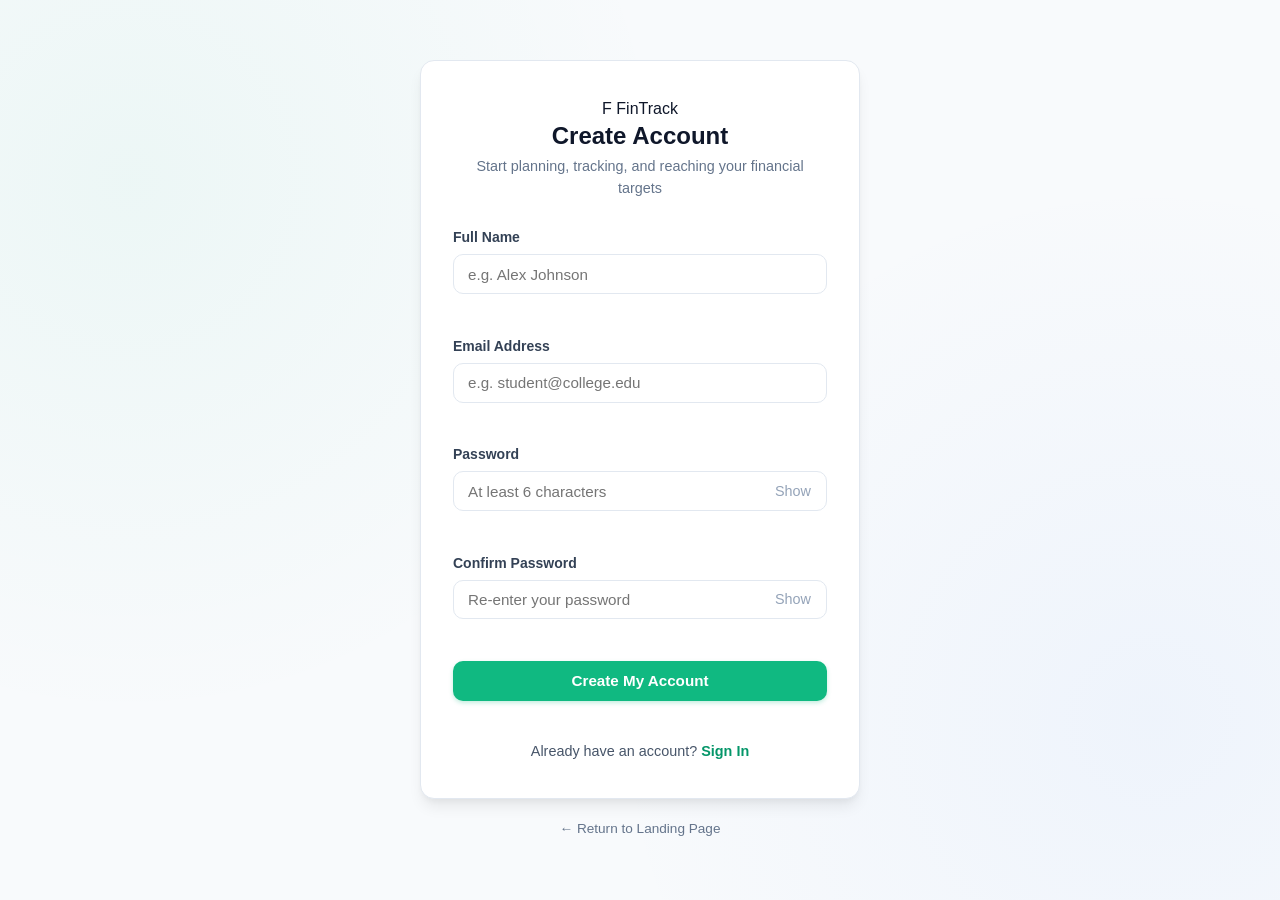
<file: register.html>
<!DOCTYPE html>
<html lang="en">
<head>
  <meta charset="UTF-8">
  <meta name="viewport" content="width=device-width, initial-scale=1.0">
  <title>Create Account – FinTrack</title>
  <!-- Favicon -->
  <link rel="icon" type="image/svg+xml" href="assets/icons/favicon.svg">
  <!-- Global Stylesheet -->
  <link rel="stylesheet" href="css/style.css">
  <!-- Auth Stylesheet -->
  <link rel="stylesheet" href="css/auth.css">
</head>
<body class="auth-page">

  <div class="auth-container">
    <div class="auth-card">
      <div class="auth-brand">
        <a href="index.html" class="brand-logo">
          <span class="brand-icon">F</span>
          <span>FinTrack</span>
        </a>
        <h1 class="auth-title">Create Account</h1>
        <p class="auth-subtitle">Start planning, tracking, and reaching your financial targets</p>
      </div>

      <form id="register-form" novalidate>
        <!-- Full Name Field -->
        <div class="form-group">
          <label for="register-name" class="form-label">Full Name</label>
          <input
            type="text"
            id="register-name"
            class="form-control"
            placeholder="e.g. Alex Johnson"
            required
            autocomplete="name"
          >
          <div id="register-name-error" class="form-error"></div>
        </div>

        <!-- Email Field -->
        <div class="form-group">
          <label for="register-email" class="form-label">Email Address</label>
          <input
            type="email"
            id="register-email"
            class="form-control"
            placeholder="e.g. student@college.edu"
            required
            autocomplete="email"
          >
          <div id="register-email-error" class="form-error"></div>
        </div>

        <!-- Password Field -->
        <div class="form-group">
          <label for="register-password" class="form-label">Password</label>
          <div class="password-wrapper">
            <input
              type="password"
              id="register-password"
              class="form-control"
              placeholder="At least 6 characters"
              required
              autocomplete="new-password"
            >
            <button type="button" class="password-toggle-btn" data-target="register-password">Show</button>
          </div>
          <div id="register-password-error" class="form-error"></div>
        </div>

        <!-- Confirm Password Field -->
        <div class="form-group">
          <label for="register-confirm-password" class="form-label">Confirm Password</label>
          <div class="password-wrapper">
            <input
              type="password"
              id="register-confirm-password"
              class="form-control"
              placeholder="Re-enter your password"
              required
              autocomplete="new-password"
            >
            <button type="button" class="password-toggle-btn" data-target="register-confirm-password">Show</button>
          </div>
          <div id="register-confirm-password-error" class="form-error"></div>
        </div>

        <!-- Submit Button -->
        <button type="submit" class="btn btn-primary btn-block mb-2">Create My Account</button>
      </form>

      <div class="auth-footer-text">
        Already have an account? <a href="login.html">Sign In</a>
      </div>
    </div>

    <div class="text-center">
      <a href="index.html" class="auth-home-link">
        ← Return to Landing Page
      </a>
    </div>
  </div>

  <!-- Scripts -->
  <script src="js/data.js"></script>
  <script src="js/main.js"></script>
  <script src="js/auth.js"></script>
</body>
</html>
</file>
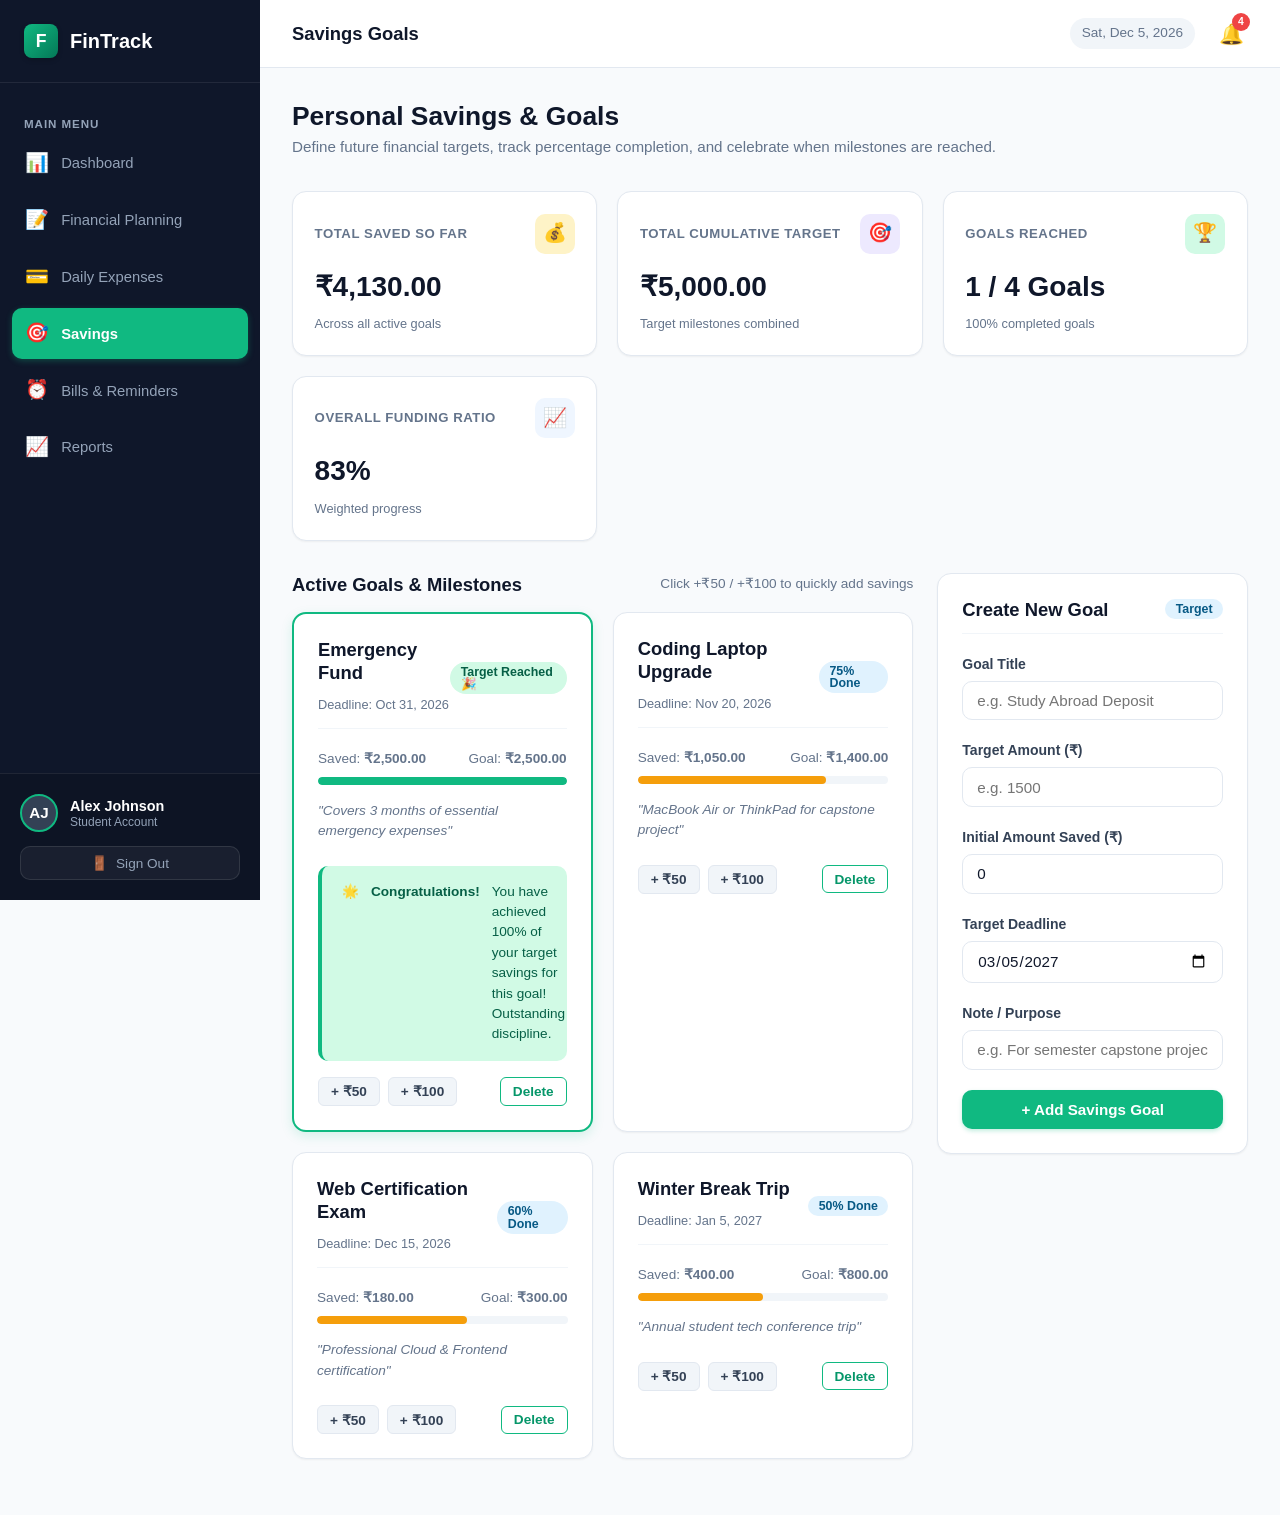
<file: savings.html>
<!DOCTYPE html>
<html lang="en">
<head>
  <meta charset="UTF-8">
  <meta name="viewport" content="width=device-width, initial-scale=1.0">
  <title>Savings Goals – FinTrack</title>
  <!-- Favicon -->
  <link rel="icon" type="image/svg+xml" href="assets/icons/favicon.svg">
  <!-- Global Stylesheet -->
  <link rel="stylesheet" href="css/style.css">
  <!-- Dashboard Layout Stylesheet -->
  <link rel="stylesheet" href="css/dashboard.css">
  <style>
    .goal-completed-border {
      border: 2px solid var(--success);
      box-shadow: 0 4px 12px rgba(16, 185, 129, 0.15);
    }
  </style>
</head>
<body>

  <div class="app-layout">
    <div class="sidebar-overlay"></div>

    <!-- Sidebar Navigation -->
    <aside class="sidebar">
      <div class="sidebar-header">
        <a href="dashboard.html" class="brand-logo">
          <span class="brand-icon">F</span>
          <span>FinTrack</span>
        </a>
        <button id="sidebar-close" class="sidebar-close-btn" aria-label="Close Sidebar">&times;</button>
      </div>

      <ul class="sidebar-menu">
        <li class="menu-category">Main Menu</li>
        <li class="menu-item">
          <a href="dashboard.html" class="menu-link">
            <span class="menu-icon">📊</span>
            <span>Dashboard</span>
          </a>
        </li>
        <li class="menu-item">
          <a href="planning.html" class="menu-link">
            <span class="menu-icon">📝</span>
            <span>Financial Planning</span>
          </a>
        </li>
        <li class="menu-item">
          <a href="expenses.html" class="menu-link">
            <span class="menu-icon">💳</span>
            <span>Daily Expenses</span>
          </a>
        </li>
        <li class="menu-item">
          <a href="savings.html" class="menu-link active">
            <span class="menu-icon">🎯</span>
            <span>Savings</span>
          </a>
        </li>
        <li class="menu-item">
          <a href="bills.html" class="menu-link">
            <span class="menu-icon">⏰</span>
            <span>Bills & Reminders</span>
          </a>
        </li>
        <li class="menu-item">
          <a href="reports.html" class="menu-link">
            <span class="menu-icon">📈</span>
            <span>Reports</span>
          </a>
        </li>
      </ul>

      <!-- User Profile Preview & Logout -->
      <div class="sidebar-footer">
        <div class="user-profile-preview">
          <div class="user-avatar">AJ</div>
          <div class="user-info">
            <div class="user-name">Alex Johnson</div>
            <div class="user-role">Student Account</div>
          </div>
        </div>
        <button class="btn-sidebar-logout">
          <span>🚪</span> Sign Out
        </button>
      </div>
    </aside>

    <!-- Main Wrapper -->
    <div class="main-wrapper">
      <header class="topbar">
        <div class="topbar-left">
          <button id="menu-toggle" class="menu-toggle-btn" aria-label="Open Menu">☰</button>
          <div class="topbar-title">Savings Goals</div>
        </div>

        <div class="topbar-right">
          <span id="topbar-current-date" class="topbar-date">Loading date...</span>
          <a href="bills.html" class="notification-bell-btn" title="Pending Bills Notifications">
            <span>🔔</span>
            <span id="topbar-alert-count" class="notification-badge" style="display: none;">0</span>
          </a>
        </div>
      </header>

      <!-- Main Content -->
      <main class="dashboard-content">
        <div class="page-header">
          <div>
            <h1>Personal Savings & Goals</h1>
            <p>Define future financial targets, track percentage completion, and celebrate when milestones are reached.</p>
          </div>
        </div>

        <!-- Savings Overview Metric Cards -->
        <section class="stats-grid mb-3">
          <div class="metric-card">
            <div class="metric-header">
              <span class="metric-title">Total Saved So Far</span>
              <div class="metric-icon-box metric-icon-savings">💰</div>
            </div>
            <div id="savings-total-saved" class="metric-value">₹0.00</div>
            <div class="metric-footer">Across all active goals</div>
          </div>

          <div class="metric-card">
            <div class="metric-header">
              <span class="metric-title">Total Cumulative Target</span>
              <div class="metric-icon-box metric-icon-target">🎯</div>
            </div>
            <div id="savings-total-target" class="metric-value">₹0.00</div>
            <div class="metric-footer">Target milestones combined</div>
          </div>

          <div class="metric-card">
            <div class="metric-header">
              <span class="metric-title">Goals Reached</span>
              <div class="metric-icon-box metric-icon-income">🏆</div>
            </div>
            <div id="savings-completed-count" class="metric-value">0 / 0 Goals</div>
            <div class="metric-footer">100% completed goals</div>
          </div>

          <div class="metric-card">
            <div class="metric-header">
              <span class="metric-title">Overall Funding Ratio</span>
              <div class="metric-icon-box metric-icon-budget">📈</div>
            </div>
            <div id="savings-overall-percent" class="metric-value">0%</div>
            <div class="metric-footer">Weighted progress</div>
          </div>
        </section>

        <div class="dashboard-row">
          <!-- Active Goals Grid -->
          <div>
            <div class="card-header" style="border: none; padding-bottom: 0; margin-bottom: 1rem;">
              <h3>Active Goals & Milestones</h3>
              <span class="text-muted" style="font-size: 0.85rem;">Click +₹50 / +₹100 to quickly add savings</span>
            </div>
            <div id="savings-goals-grid" style="display: grid; grid-template-columns: repeat(auto-fit, minmax(280px, 1fr)); gap: 1.25rem;">
              <!-- Rendered dynamically by js/savings.js -->
            </div>
          </div>

          <!-- Add New Goal Form -->
          <div>
            <div class="card">
              <div class="card-header">
                <h3>Create New Goal</h3>
                <span class="badge badge-info">Target</span>
              </div>

              <form id="add-goal-form">
                <div class="form-group">
                  <label for="goal-name" class="form-label">Goal Title</label>
                  <input
                    type="text"
                    id="goal-name"
                    class="form-control"
                    placeholder="e.g. Study Abroad Deposit"
                    required
                  >
                </div>

                <div class="form-group">
                  <label for="goal-target" class="form-label">Target Amount (₹)</label>
                  <input
                    type="number"
                    id="goal-target"
                    class="form-control"
                    placeholder="e.g. 1500"
                    min="1"
                    step="10"
                    required
                  >
                </div>

                <div class="form-group">
                  <label for="goal-current" class="form-label">Initial Amount Saved (₹)</label>
                  <input
                    type="number"
                    id="goal-current"
                    class="form-control"
                    placeholder="e.g. 200"
                    min="0"
                    step="10"
                    value="0"
                  >
                </div>

                <div class="form-group">
                  <label for="goal-deadline" class="form-label">Target Deadline</label>
                  <input type="date" id="goal-deadline" class="form-control" required>
                </div>

                <div class="form-group">
                  <label for="goal-note" class="form-label">Note / Purpose</label>
                  <input
                    type="text"
                    id="goal-note"
                    class="form-control"
                    placeholder="e.g. For semester capstone project"
                  >
                </div>

                <button type="submit" class="btn btn-primary btn-block">
                  + Add Savings Goal
                </button>
              </form>
            </div>
          </div>
        </div>
      </main>
    </div>
  </div>

  <!-- Scripts -->
  <script src="js/data.js"></script>
  <script src="js/main.js"></script>
  <script src="js/savings.js"></script>
</body>
</html>
</file>
<file: css/style.css>
/* ==========================================================================
   FinTrack - Personal Financial Management System
   Global Stylesheet (style.css)
   ========================================================================== */

:root {
  /* Color Palette */
  --primary: #10b981;
  --primary-hover: #059669;
  --primary-light: #ecfdf5;
  --primary-dark: #047857;

  --secondary: #3b82f6;
  --secondary-hover: #2563eb;
  --secondary-light: #eff6ff;

  --dark-navy: #0f172a;
  --slate-800: #1e293b;
  --slate-700: #334155;
  --slate-600: #475569;
  --slate-500: #64748b;
  --slate-400: #94a3b8;
  --slate-200: #e2e8f0;
  --slate-100: #f1f5f9;
  --slate-50: #f8fafc;

  --success: #10b981;
  --success-bg: #d1fae5;
  --success-text: #065f46;

  --warning: #f59e0b;
  --warning-bg: #fef3c7;
  --warning-text: #92400e;

  --danger: #ef4444;
  --danger-bg: #fee2e2;
  --danger-text: #991b1b;

  --info: #0ea5e9;
  --info-bg: #e0f2fe;
  --info-text: #075985;

  /* Surfaces & Borders */
  --bg-app: #f8fafc;
  --bg-card: #ffffff;
  --border-color: #e2e8f0;
  --border-focus: #10b981;

  /* Typography */
  --font-family: -apple-system, BlinkMacSystemFont, "Segoe UI", Roboto, "Helvetica Neue", Arial, sans-serif;

  /* Shadows */
  --shadow-sm: 0 1px 2px 0 rgba(0, 0, 0, 0.05);
  --shadow-md: 0 4px 6px -1px rgba(0, 0, 0, 0.08), 0 2px 4px -1px rgba(0, 0, 0, 0.04);
  --shadow-lg: 0 10px 15px -3px rgba(0, 0, 0, 0.08), 0 4px 6px -2px rgba(0, 0, 0, 0.04);
  --shadow-xl: 0 20px 25px -5px rgba(0, 0, 0, 0.1), 0 10px 10px -5px rgba(0, 0, 0, 0.04);

  /* Radii */
  --radius-sm: 6px;
  --radius-md: 10px;
  --radius-lg: 14px;
  --radius-full: 9999px;

  /* Transitions */
  --transition: all 0.2s ease-in-out;
}

/* Base Reset & Typography */
* {
  box-sizing: border-box;
  margin: 0;
  padding: 0;
}

html {
  font-size: 16px;
  scroll-behavior: smooth;
}

body {
  font-family: var(--font-family);
  background-color: var(--bg-app);
  color: var(--slate-700);
  line-height: 1.5;
  -webkit-font-smoothing: antialiased;
}

h1, h2, h3, h4, h5, h6 {
  color: var(--dark-navy);
  font-weight: 700;
  line-height: 1.25;
}

a {
  color: var(--primary-hover);
  text-decoration: none;
  transition: var(--transition);
}

a:hover {
  color: var(--primary-dark);
}

img, svg {
  vertical-align: middle;
}

/* ==========================================================================
   Utility Classes
   ========================================================================== */
.text-center { text-align: center; }
.text-right { text-align: right; }
.text-left { text-align: left; }
.text-muted { color: var(--slate-500); }
.text-success { color: var(--success); }
.text-danger { color: var(--danger); }
.text-warning { color: var(--warning); }
.text-primary { color: var(--primary); }
.fw-semibold { font-weight: 600; }
.fw-bold { font-weight: 700; }
.d-flex { display: flex; }
.align-center { align-items: center; }
.justify-between { justify-content: space-between; }
.gap-1 { gap: 0.5rem; }
.gap-2 { gap: 1rem; }
.gap-3 { gap: 1.5rem; }
.mb-1 { margin-bottom: 0.5rem; }
.mb-2 { margin-bottom: 1rem; }
.mb-3 { margin-bottom: 1.5rem; }
.mt-2 { margin-top: 1rem; }

/* ==========================================================================
   Buttons
   ========================================================================== */
.btn {
  display: inline-flex;
  align-items: center;
  justify-content: center;
  gap: 0.5rem;
  padding: 0.65rem 1.25rem;
  font-size: 0.95rem;
  font-weight: 600;
  font-family: inherit;
  border-radius: var(--radius-md);
  border: 1px solid transparent;
  cursor: pointer;
  transition: var(--transition);
  text-decoration: none;
}

.btn:disabled {
  opacity: 0.6;
  cursor: not-allowed;
}

.btn-primary {
  background-color: var(--primary);
  color: #ffffff;
  box-shadow: 0 2px 4px rgba(16, 185, 129, 0.25);
}
.btn-primary:hover {
  background-color: var(--primary-hover);
  color: #ffffff;
  box-shadow: 0 4px 8px rgba(16, 185, 129, 0.35);
}

.btn-secondary {
  background-color: var(--slate-100);
  color: var(--slate-700);
  border-color: var(--border-color);
}
.btn-secondary:hover {
  background-color: var(--slate-200);
  color: var(--dark-navy);
}

.btn-outline {
  background-color: transparent;
  color: var(--primary-hover);
  border-color: var(--primary);
}
.btn-outline:hover {
  background-color: var(--primary-light);
  color: var(--primary-dark);
}

.btn-danger {
  background-color: var(--danger);
  color: #ffffff;
}
.btn-danger:hover {
  background-color: #dc2626;
  color: #ffffff;
}

.btn-sm {
  padding: 0.35rem 0.75rem;
  font-size: 0.85rem;
  border-radius: var(--radius-sm);
}

.btn-block {
  width: 100%;
}

/* ==========================================================================
   Cards
   ========================================================================== */
.card {
  background-color: var(--bg-card);
  border-radius: var(--radius-lg);
  border: 1px solid var(--border-color);
  box-shadow: var(--shadow-sm);
  padding: 1.5rem;
  transition: var(--transition);
}

.card:hover {
  box-shadow: var(--shadow-md);
}

.card-header {
  display: flex;
  align-items: center;
  justify-content: space-between;
  margin-bottom: 1.25rem;
  padding-bottom: 0.75rem;
  border-bottom: 1px solid var(--slate-100);
}

.card-header h3 {
  font-size: 1.15rem;
  color: var(--dark-navy);
}

/* ==========================================================================
   Form Controls & Inputs
   ========================================================================== */
.form-group {
  margin-bottom: 1.25rem;
  display: flex;
  flex-direction: column;
}

.form-row {
  display: grid;
  grid-template-columns: repeat(auto-fit, minmax(220px, 1fr));
  gap: 1rem;
}

.form-label {
  font-size: 0.875rem;
  font-weight: 600;
  color: var(--slate-700);
  margin-bottom: 0.375rem;
  display: flex;
  align-items: center;
  justify-content: space-between;
}

.form-control,
.form-select {
  width: 100%;
  padding: 0.65rem 0.875rem;
  font-size: 0.95rem;
  font-family: inherit;
  color: var(--dark-navy);
  background-color: #ffffff;
  border: 1px solid var(--border-color);
  border-radius: var(--radius-md);
  transition: var(--transition);
}

.form-control:focus,
.form-select:focus {
  outline: none;
  border-color: var(--border-focus);
  box-shadow: 0 0 0 3px rgba(16, 185, 129, 0.15);
}

.form-error {
  color: var(--danger);
  font-size: 0.8rem;
  margin-top: 0.25rem;
  min-height: 1.1rem;
}

/* ==========================================================================
   Tables
   ========================================================================== */
.table-responsive {
  width: 100%;
  overflow-x: auto;
  -webkit-overflow-scrolling: touch;
}

.table {
  width: 100%;
  border-collapse: collapse;
  text-align: left;
  font-size: 0.925rem;
}

.table th {
  background-color: var(--slate-50);
  color: var(--slate-500);
  font-weight: 600;
  font-size: 0.8rem;
  text-transform: uppercase;
  letter-spacing: 0.05em;
  padding: 0.85rem 1rem;
  border-bottom: 1px solid var(--border-color);
}

.table td {
  padding: 0.9rem 1rem;
  border-bottom: 1px solid var(--slate-100);
  color: var(--slate-700);
  vertical-align: middle;
}

.table tbody tr:hover {
  background-color: var(--slate-50);
}

/* ==========================================================================
   Badges
   ========================================================================== */
.badge {
  display: inline-flex;
  align-items: center;
  gap: 0.35rem;
  padding: 0.25rem 0.65rem;
  font-size: 0.775rem;
  font-weight: 600;
  border-radius: var(--radius-full);
  line-height: 1;
}

.badge-success { background-color: var(--success-bg); color: var(--success-text); }
.badge-warning { background-color: var(--warning-bg); color: var(--warning-text); }
.badge-danger  { background-color: var(--danger-bg);  color: var(--danger-text); }
.badge-info    { background-color: var(--info-bg);    color: var(--info-text); }
.badge-secondary { background-color: var(--slate-100); color: var(--slate-600); }

/* ==========================================================================
   Progress Bar
   ========================================================================== */
.progress-bar-container {
  width: 100%;
  height: 8px;
  background-color: var(--slate-100);
  border-radius: var(--radius-full);
  overflow: hidden;
  margin: 0.5rem 0;
}

.progress-bar-fill {
  height: 100%;
  background-color: var(--primary);
  border-radius: var(--radius-full);
  transition: width 0.5s ease-in-out;
}

.progress-bar-fill.success {
  background-color: #10b981;
}
.progress-bar-fill.warning {
  background-color: #f59e0b;
}
.progress-bar-fill.danger {
  background-color: #ef4444;
}

/* ==========================================================================
   Alerts
   ========================================================================== */
.alert {
  padding: 1rem 1.25rem;
  border-radius: var(--radius-md);
  margin-bottom: 1rem;
  font-size: 0.925rem;
  display: flex;
  align-items: flex-start;
  gap: 0.75rem;
  border-left: 4px solid;
}

.alert-success {
  background-color: var(--success-bg);
  color: var(--success-text);
  border-left-color: var(--success);
}

.alert-warning {
  background-color: var(--warning-bg);
  color: var(--warning-text);
  border-left-color: var(--warning);
}

.alert-danger {
  background-color: var(--danger-bg);
  color: var(--danger-text);
  border-left-color: var(--danger);
}

.alert-info {
  background-color: var(--info-bg);
  color: var(--info-text);
  border-left-color: var(--info);
}

/* ==========================================================================
   Modal Component
   ========================================================================== */
.modal-overlay {
  position: fixed;
  top: 0;
  left: 0;
  width: 100%;
  height: 100%;
  background-color: rgba(15, 23, 42, 0.6);
  display: flex;
  align-items: center;
  justify-content: center;
  z-index: 1000;
  opacity: 0;
  visibility: hidden;
  transition: opacity 0.2s ease, visibility 0.2s ease;
  padding: 1rem;
}

.modal-overlay.active {
  opacity: 1;
  visibility: visible;
}

.modal-container {
  background-color: #ffffff;
  border-radius: var(--radius-lg);
  max-width: 520px;
  width: 100%;
  box-shadow: var(--shadow-xl);
  overflow: hidden;
  transform: translateY(-20px);
  transition: transform 0.2s ease;
}

.modal-overlay.active .modal-container {
  transform: translateY(0);
}

.modal-header {
  display: flex;
  align-items: center;
  justify-content: space-between;
  padding: 1.25rem 1.5rem;
  border-bottom: 1px solid var(--border-color);
}

.modal-header h3 {
  font-size: 1.2rem;
  margin: 0;
}

.modal-close-btn {
  background: transparent;
  border: none;
  font-size: 1.5rem;
  line-height: 1;
  color: var(--slate-400);
  cursor: pointer;
  transition: var(--transition);
}
.modal-close-btn:hover {
  color: var(--dark-navy);
}

.modal-body {
  padding: 1.5rem;
  max-height: 75vh;
  overflow-y: auto;
}

.modal-footer {
  padding: 1rem 1.5rem;
  background-color: var(--slate-50);
  border-top: 1px solid var(--border-color);
  display: flex;
  justify-content: flex-end;
  gap: 0.75rem;
}

/* ==========================================================================
   Toast Notifications
   ========================================================================== */
#toast-container {
  position: fixed;
  bottom: 1.5rem;
  right: 1.5rem;
  z-index: 2000;
  display: flex;
  flex-direction: column;
  gap: 0.75rem;
  pointer-events: none;
}

.toast {
  pointer-events: auto;
  background-color: var(--dark-navy);
  color: #ffffff;
  padding: 0.85rem 1.25rem;
  border-radius: var(--radius-md);
  box-shadow: var(--shadow-lg);
  font-size: 0.9rem;
  display: flex;
  align-items: center;
  gap: 0.75rem;
  min-width: 260px;
  max-width: 360px;
  animation: slideIn 0.3s ease;
  border-left: 4px solid var(--primary);
}

.toast.toast-error {
  border-left-color: var(--danger);
}
.toast.toast-warning {
  border-left-color: var(--warning);
}

@keyframes slideIn {
  from {
    transform: translateX(100%);
    opacity: 0;
  }
  to {
    transform: translateX(0);
    opacity: 1;
  }
}
</file>
<file: css/landing.css>
/* ==========================================================================
   FinTrack - Personal Financial Management System
   Landing Page Stylesheet (landing.css)
   ========================================================================== */

.landing-nav {
  position: sticky;
  top: 0;
  background-color: rgba(255, 255, 255, 0.95);
  backdrop-filter: blur(8px);
  border-bottom: 1px solid var(--border-color);
  z-index: 100;
  padding: 1rem 2rem;
}

.landing-nav-container {
  max-width: 1200px;
  margin: 0 auto;
  display: flex;
  align-items: center;
  justify-content: space-between;
}

.landing-logo {
  display: flex;
  align-items: center;
  gap: 0.75rem;
  font-size: 1.35rem;
  font-weight: 800;
  color: var(--dark-navy);
  text-decoration: none;
}

.landing-nav-links {
  display: flex;
  align-items: center;
  gap: 2rem;
  list-style: none;
}

.landing-nav-links a {
  color: var(--slate-600);
  font-weight: 500;
  font-size: 0.95rem;
}

.landing-nav-links a:hover {
  color: var(--primary);
}

.landing-nav-cta {
  display: flex;
  align-items: center;
  gap: 1rem;
}

/* Hero Section */
.hero-section {
  padding: 5rem 2rem 4rem 2rem;
  background: radial-gradient(circle at top right, rgba(16, 185, 129, 0.08) 0%, transparent 60%),
              radial-gradient(circle at bottom left, rgba(59, 130, 246, 0.06) 0%, transparent 60%);
  border-bottom: 1px solid var(--border-color);
}

.hero-container {
  max-width: 1200px;
  margin: 0 auto;
  display: grid;
  grid-template-columns: 1.2fr 0.8fr;
  gap: 3rem;
  align-items: center;
}

.hero-badge {
  display: inline-flex;
  align-items: center;
  gap: 0.5rem;
  padding: 0.35rem 0.85rem;
  border-radius: var(--radius-full);
  background-color: var(--primary-light);
  color: var(--primary-dark);
  font-size: 0.85rem;
  font-weight: 600;
  margin-bottom: 1.5rem;
  border: 1px solid rgba(16, 185, 129, 0.2);
}

.hero-title {
  font-size: 3rem;
  font-weight: 800;
  letter-spacing: -0.02em;
  color: var(--dark-navy);
  line-height: 1.15;
  margin-bottom: 1.25rem;
}

.hero-tagline {
  color: var(--primary);
  display: block;
}

.hero-description {
  font-size: 1.15rem;
  color: var(--slate-600);
  line-height: 1.6;
  margin-bottom: 2rem;
  max-width: 540px;
}

.hero-actions {
  display: flex;
  align-items: center;
  gap: 1rem;
  flex-wrap: wrap;
}

.hero-preview-card {
  background-color: #ffffff;
  border-radius: var(--radius-lg);
  border: 1px solid var(--border-color);
  box-shadow: var(--shadow-xl);
  padding: 1.75rem;
  position: relative;
}

.hero-preview-card::before {
  content: "";
  position: absolute;
  top: -10px;
  right: -10px;
  bottom: -10px;
  left: -10px;
  background: linear-gradient(135deg, rgba(16, 185, 129, 0.2) 0%, rgba(59, 130, 246, 0.15) 100%);
  border-radius: 20px;
  z-index: -1;
}

/* Features Section */
.features-section {
  padding: 5rem 2rem;
  max-width: 1200px;
  margin: 0 auto;
}

.section-header {
  text-align: center;
  max-width: 650px;
  margin: 0 auto 3.5rem auto;
}

.section-tag {
  font-size: 0.825rem;
  text-transform: uppercase;
  letter-spacing: 0.08em;
  font-weight: 700;
  color: var(--primary);
  margin-bottom: 0.5rem;
  display: block;
}

.section-title {
  font-size: 2.25rem;
  margin-bottom: 1rem;
}

.features-grid {
  display: grid;
  grid-template-columns: repeat(auto-fit, minmax(260px, 1fr));
  gap: 1.75rem;
}

.feature-box {
  background-color: #ffffff;
  border-radius: var(--radius-lg);
  border: 1px solid var(--border-color);
  padding: 2rem 1.5rem;
  transition: var(--transition);
}

.feature-box:hover {
  transform: translateY(-4px);
  box-shadow: var(--shadow-lg);
  border-color: var(--primary-light);
}

.feature-icon-wrapper {
  width: 52px;
  height: 52px;
  border-radius: var(--radius-md);
  display: flex;
  align-items: center;
  justify-content: center;
  font-size: 1.5rem;
  margin-bottom: 1.25rem;
}

.feature-title {
  font-size: 1.2rem;
  margin-bottom: 0.75rem;
}

.feature-text {
  color: var(--slate-500);
  font-size: 0.925rem;
  line-height: 1.6;
}

/* Call to Action Banner */
.cta-banner {
  background: linear-gradient(135deg, var(--dark-navy) 0%, var(--slate-800) 100%);
  color: #ffffff;
  border-radius: var(--radius-lg);
  padding: 3.5rem 2rem;
  text-align: center;
  margin: 2rem auto 5rem auto;
  max-width: 1200px;
}

.cta-banner h2 {
  color: #ffffff;
  font-size: 2rem;
  margin-bottom: 1rem;
}

.cta-banner p {
  color: var(--slate-400);
  font-size: 1.05rem;
  max-width: 550px;
  margin: 0 auto 2rem auto;
}

/* Footer */
.landing-footer {
  background-color: #ffffff;
  border-top: 1px solid var(--border-color);
  padding: 3rem 2rem 2rem 2rem;
}

.footer-container {
  max-width: 1200px;
  margin: 0 auto;
  display: flex;
  flex-wrap: wrap;
  align-items: center;
  justify-content: space-between;
  gap: 1.5rem;
}

.footer-brand {
  display: flex;
  flex-direction: column;
  gap: 0.5rem;
}

.footer-copy {
  font-size: 0.85rem;
  color: var(--slate-500);
}

@media (max-width: 900px) {
  .hero-container {
    grid-template-columns: 1fr;
    text-align: center;
  }

  .hero-description {
    margin-left: auto;
    margin-right: auto;
  }

  .hero-actions {
    justify-content: center;
  }

  .landing-nav-links {
    display: none;
  }
}
</file>
<file: css/dashboard.css>
/* ==========================================================================
   FinTrack - Personal Financial Management System
   Dashboard Layout & Common App Views (dashboard.css)
   ========================================================================== */

/* App Wrapper Layout */
.app-layout {
  display: flex;
  min-height: 100vh;
  background-color: var(--bg-app);
}

/* ==========================================================================
   Sidebar Navigation
   ========================================================================== */
.sidebar {
  width: 260px;
  background-color: var(--dark-navy);
  color: #ffffff;
  display: flex;
  flex-direction: column;
  position: fixed;
  top: 0;
  bottom: 0;
  left: 0;
  z-index: 100;
  transition: transform 0.3s ease;
  overflow-y: auto;
}

.sidebar-header {
  padding: 1.5rem;
  display: flex;
  align-items: center;
  justify-content: space-between;
  border-bottom: 1px solid rgba(255, 255, 255, 0.08);
}

.brand-logo {
  display: flex;
  align-items: center;
  gap: 0.75rem;
  font-size: 1.25rem;
  font-weight: 700;
  color: #ffffff;
  text-decoration: none;
}

.brand-icon {
  width: 34px;
  height: 34px;
  background: linear-gradient(135deg, var(--primary) 0%, #047857 100%);
  border-radius: 8px;
  display: flex;
  align-items: center;
  justify-content: center;
  font-weight: 800;
  font-size: 1.1rem;
  color: #ffffff;
  box-shadow: 0 2px 5px rgba(0, 0, 0, 0.2);
}

.sidebar-close-btn {
  display: none;
  background: transparent;
  border: none;
  color: var(--slate-400);
  font-size: 1.5rem;
  cursor: pointer;
}

.sidebar-menu {
  list-style: none;
  padding: 1.25rem 0.75rem;
  flex: 1;
}

.menu-category {
  font-size: 0.725rem;
  text-transform: uppercase;
  letter-spacing: 0.08em;
  color: var(--slate-400);
  padding: 0.75rem 0.75rem 0.35rem 0.75rem;
  font-weight: 600;
}

.menu-item {
  margin-bottom: 0.35rem;
}

.menu-link {
  display: flex;
  align-items: center;
  gap: 0.85rem;
  padding: 0.7rem 0.85rem;
  border-radius: var(--radius-md);
  color: var(--slate-400);
  font-weight: 500;
  font-size: 0.925rem;
  transition: var(--transition);
  text-decoration: none;
}

.menu-link:hover {
  color: #ffffff;
  background-color: rgba(255, 255, 255, 0.06);
}

.menu-link.active {
  color: #ffffff;
  background-color: var(--primary);
  font-weight: 600;
  box-shadow: 0 2px 6px rgba(16, 185, 129, 0.3);
}

.menu-icon {
  font-size: 1.2rem;
  display: inline-flex;
  align-items: center;
  justify-content: center;
  width: 22px;
}

.sidebar-footer {
  padding: 1.25rem;
  border-top: 1px solid rgba(255, 255, 255, 0.08);
  background-color: rgba(0, 0, 0, 0.15);
}

.user-profile-preview {
  display: flex;
  align-items: center;
  gap: 0.75rem;
  margin-bottom: 0.85rem;
}

.user-avatar {
  width: 38px;
  height: 38px;
  border-radius: var(--radius-full);
  background-color: var(--slate-700);
  color: #ffffff;
  display: flex;
  align-items: center;
  justify-content: center;
  font-weight: 600;
  font-size: 0.95rem;
  border: 2px solid var(--primary);
}

.user-info {
  line-height: 1.2;
}

.user-name {
  font-size: 0.9rem;
  font-weight: 600;
  color: #ffffff;
}

.user-role {
  font-size: 0.75rem;
  color: var(--slate-400);
}

.btn-sidebar-logout {
  width: 100%;
  display: flex;
  align-items: center;
  justify-content: center;
  gap: 0.5rem;
  padding: 0.5rem;
  background-color: rgba(255, 255, 255, 0.05);
  color: var(--slate-400);
  border: 1px solid rgba(255, 255, 255, 0.1);
  border-radius: var(--radius-md);
  font-size: 0.85rem;
  cursor: pointer;
  transition: var(--transition);
}

.btn-sidebar-logout:hover {
  background-color: rgba(239, 68, 68, 0.15);
  color: #fca5a5;
  border-color: rgba(239, 68, 68, 0.3);
}

/* ==========================================================================
   Main Content Area
   ========================================================================== */
.main-wrapper {
  flex: 1;
  margin-left: 260px;
  min-height: 100vh;
  display: flex;
  flex-direction: column;
}

/* Topbar */
.topbar {
  height: 68px;
  background-color: #ffffff;
  border-bottom: 1px solid var(--border-color);
  display: flex;
  align-items: center;
  justify-content: space-between;
  padding: 0 2rem;
  position: sticky;
  top: 0;
  z-index: 90;
}

.topbar-left {
  display: flex;
  align-items: center;
  gap: 1rem;
}

.menu-toggle-btn {
  display: none;
  background: transparent;
  border: 1px solid var(--border-color);
  padding: 0.45rem 0.65rem;
  border-radius: var(--radius-sm);
  cursor: pointer;
  font-size: 1.15rem;
  color: var(--slate-700);
}

.topbar-title {
  font-size: 1.15rem;
  font-weight: 700;
  color: var(--dark-navy);
}

.topbar-right {
  display: flex;
  align-items: center;
  gap: 1.25rem;
}

.topbar-date {
  font-size: 0.85rem;
  color: var(--slate-500);
  background-color: var(--slate-100);
  padding: 0.35rem 0.75rem;
  border-radius: var(--radius-full);
}

.notification-bell-btn {
  position: relative;
  background: transparent;
  border: none;
  cursor: pointer;
  font-size: 1.25rem;
  color: var(--slate-600);
  padding: 0.25rem;
}

.notification-badge {
  position: absolute;
  top: -2px;
  right: -2px;
  background-color: var(--danger);
  color: #ffffff;
  font-size: 0.65rem;
  font-weight: 700;
  width: 18px;
  height: 18px;
  border-radius: var(--radius-full);
  display: flex;
  align-items: center;
  justify-content: center;
}

/* Dashboard Container */
.dashboard-content {
  padding: 2rem;
  flex: 1;
}

.page-header {
  display: flex;
  flex-wrap: wrap;
  align-items: center;
  justify-content: space-between;
  margin-bottom: 2rem;
  gap: 1rem;
}

.page-header h1 {
  font-size: 1.65rem;
}

.page-header p {
  color: var(--slate-500);
  font-size: 0.95rem;
  margin-top: 0.2rem;
}

/* ==========================================================================
   Metric Cards Grid
   ========================================================================== */
.stats-grid {
  display: grid;
  grid-template-columns: repeat(auto-fit, minmax(240px, 1fr));
  gap: 1.25rem;
  margin-bottom: 2rem;
}

.metric-card {
  background-color: var(--bg-card);
  border-radius: var(--radius-lg);
  padding: 1.35rem;
  border: 1px solid var(--border-color);
  box-shadow: var(--shadow-sm);
  display: flex;
  flex-direction: column;
  justify-content: space-between;
  position: relative;
  overflow: hidden;
  transition: var(--transition);
}

.metric-card:hover {
  transform: translateY(-2px);
  box-shadow: var(--shadow-md);
}

.metric-header {
  display: flex;
  align-items: center;
  justify-content: space-between;
  margin-bottom: 0.75rem;
}

.metric-title {
  font-size: 0.825rem;
  text-transform: uppercase;
  letter-spacing: 0.04em;
  font-weight: 600;
  color: var(--slate-500);
}

.metric-icon-box {
  width: 40px;
  height: 40px;
  border-radius: var(--radius-md);
  display: flex;
  align-items: center;
  justify-content: center;
  font-size: 1.2rem;
}

.metric-icon-income { background-color: var(--success-bg); color: var(--success-text); }
.metric-icon-planned { background-color: var(--info-bg); color: var(--info-text); }
.metric-icon-expenses { background-color: var(--danger-bg); color: var(--danger-text); }
.metric-icon-budget { background-color: var(--secondary-light); color: var(--secondary-hover); }
.metric-icon-savings { background-color: #fef3c7; color: #92400e; }
.metric-icon-target { background-color: #ede9fe; color: #6d28d9; }

.metric-value {
  font-size: 1.75rem;
  font-weight: 700;
  color: var(--dark-navy);
  margin-bottom: 0.4rem;
}

.metric-footer {
  display: flex;
  align-items: center;
  font-size: 0.8rem;
  color: var(--slate-500);
  gap: 0.5rem;
}

/* ==========================================================================
   Dashboard Widgets Layout
   ========================================================================== */
.dashboard-row {
  display: grid;
  grid-template-columns: 2fr 1fr;
  gap: 1.5rem;
  margin-bottom: 1.5rem;
}

.chart-card {
  min-height: 380px;
}

.chart-wrapper {
  position: relative;
  height: 300px;
  width: 100%;
}

/* Recent Expenses Item & Quick List */
.activity-item {
  display: flex;
  align-items: center;
  justify-content: space-between;
  padding: 0.85rem 0;
  border-bottom: 1px solid var(--slate-100);
}

.activity-item:last-child {
  border-bottom: none;
}

.activity-info {
  display: flex;
  align-items: center;
  gap: 0.85rem;
}

.activity-icon {
  width: 36px;
  height: 36px;
  border-radius: var(--radius-md);
  background-color: var(--slate-100);
  display: flex;
  align-items: center;
  justify-content: center;
  font-size: 1rem;
}

.activity-title {
  font-weight: 600;
  font-size: 0.925rem;
  color: var(--dark-navy);
}

.activity-subtitle {
  font-size: 0.775rem;
  color: var(--slate-400);
}

.activity-amount {
  font-weight: 700;
  font-size: 0.95rem;
}

/* Mobile Sidebar Backdrop */
.sidebar-overlay {
  display: none;
  position: fixed;
  top: 0;
  left: 0;
  right: 0;
  bottom: 0;
  background-color: rgba(15, 23, 42, 0.5);
  z-index: 99;
}

.sidebar-overlay.active {
  display: block;
}

/* ==========================================================================
   Responsive Breakpoints
   ========================================================================== */
@media (max-width: 1024px) {
  .dashboard-row {
    grid-template-columns: 1fr;
  }
}

@media (max-width: 768px) {
  .sidebar {
    transform: translateX(-100%);
  }

  .sidebar.open {
    transform: translateX(0);
  }

  .sidebar-close-btn {
    display: block;
  }

  .main-wrapper {
    margin-left: 0;
  }

  .menu-toggle-btn {
    display: block;
  }

  .topbar {
    padding: 0 1.25rem;
  }

  .dashboard-content {
    padding: 1.25rem;
  }

  .stats-grid {
    grid-template-columns: 1fr;
  }
}
</file>
<file: css/auth.css>
/* ==========================================================================
   FinTrack - Personal Financial Management System
   Authentication Stylesheet (auth.css)
   ========================================================================== */

.auth-page {
  min-height: 100vh;
  display: flex;
  flex-direction: column;
  justify-content: center;
  align-items: center;
  padding: 2rem 1rem;
  background: radial-gradient(circle at 10% 20%, rgba(16, 185, 129, 0.05) 0%, transparent 40%),
              radial-gradient(circle at 90% 80%, rgba(59, 130, 246, 0.05) 0%, transparent 40%),
              var(--bg-app);
}

.auth-container {
  width: 100%;
  max-width: 440px;
}

.auth-card {
  background-color: #ffffff;
  border: 1px solid var(--border-color);
  border-radius: var(--radius-lg);
  box-shadow: var(--shadow-lg);
  padding: 2.25rem 2rem;
}

.auth-brand {
  text-align: center;
  margin-bottom: 1.75rem;
}

.auth-brand .brand-logo {
  justify-content: center;
  margin-bottom: 0.75rem;
  color: var(--dark-navy);
}

.auth-title {
  font-size: 1.5rem;
  color: var(--dark-navy);
  margin-bottom: 0.35rem;
}

.auth-subtitle {
  font-size: 0.9rem;
  color: var(--slate-500);
}

.auth-footer-text {
  text-align: center;
  margin-top: 1.5rem;
  font-size: 0.9rem;
  color: var(--slate-600);
}

.auth-footer-text a {
  color: var(--primary-hover);
  font-weight: 600;
}

.auth-home-link {
  display: inline-flex;
  align-items: center;
  gap: 0.35rem;
  margin-top: 1.25rem;
  font-size: 0.85rem;
  color: var(--slate-500);
}
.auth-home-link:hover {
  color: var(--dark-navy);
}

.password-wrapper {
  position: relative;
}

.password-toggle-btn {
  position: absolute;
  right: 12px;
  top: 50%;
  transform: translateY(-50%);
  background: none;
  border: none;
  color: var(--slate-400);
  cursor: pointer;
  font-size: 0.9rem;
  padding: 0.25rem;
}
.password-toggle-btn:hover {
  color: var(--slate-700);
}
</file>
